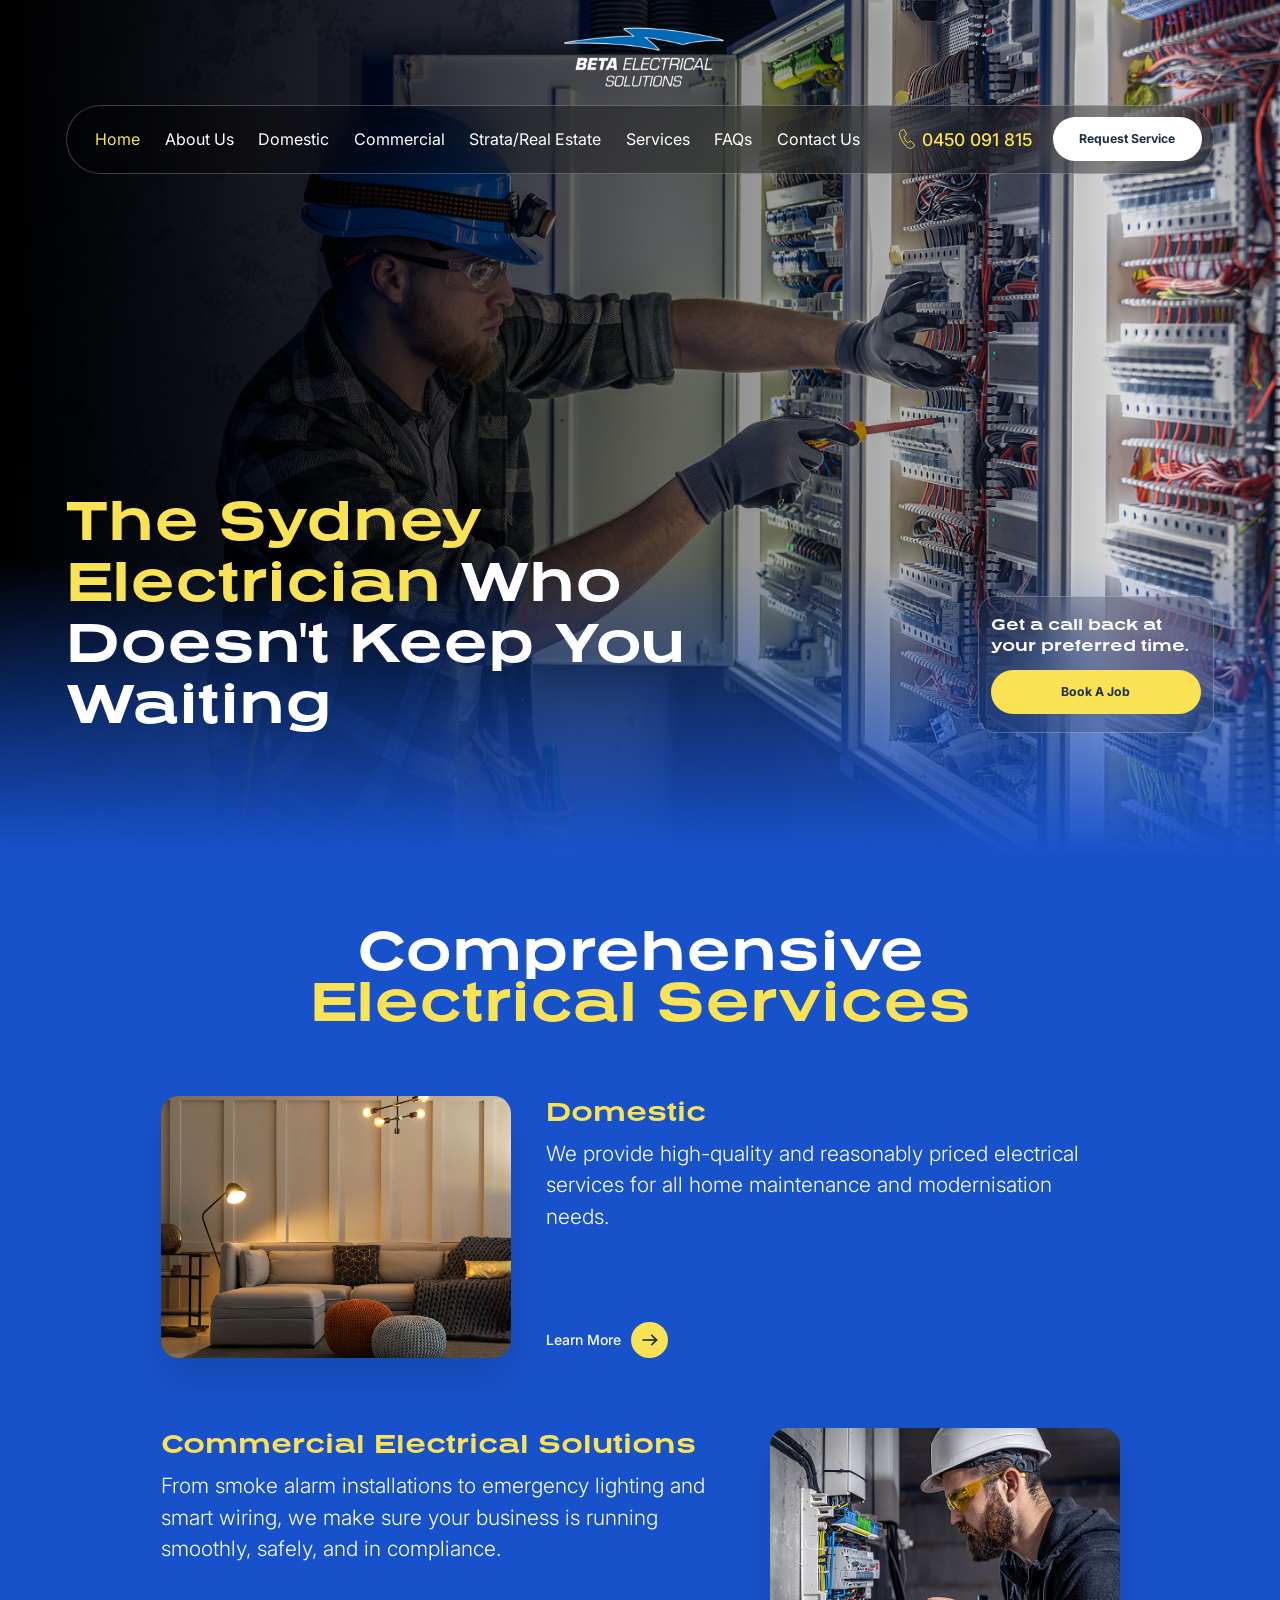
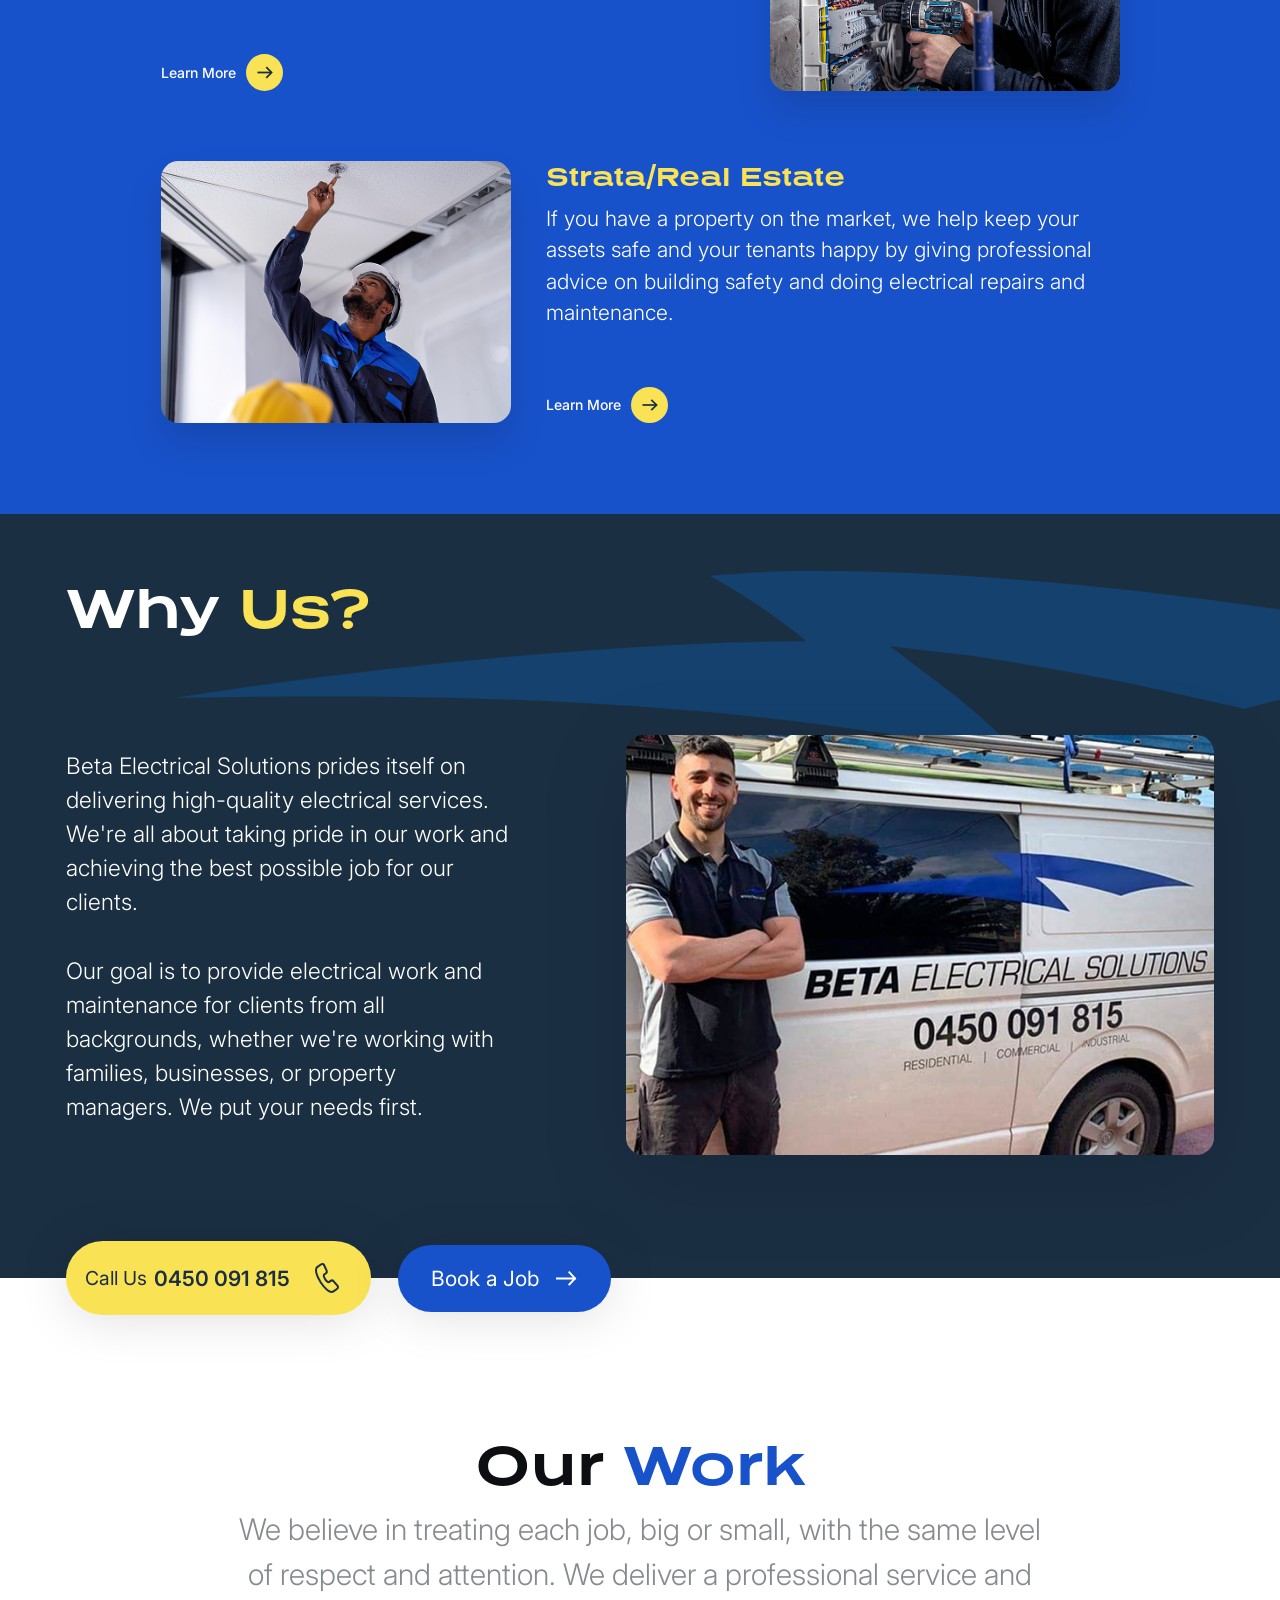
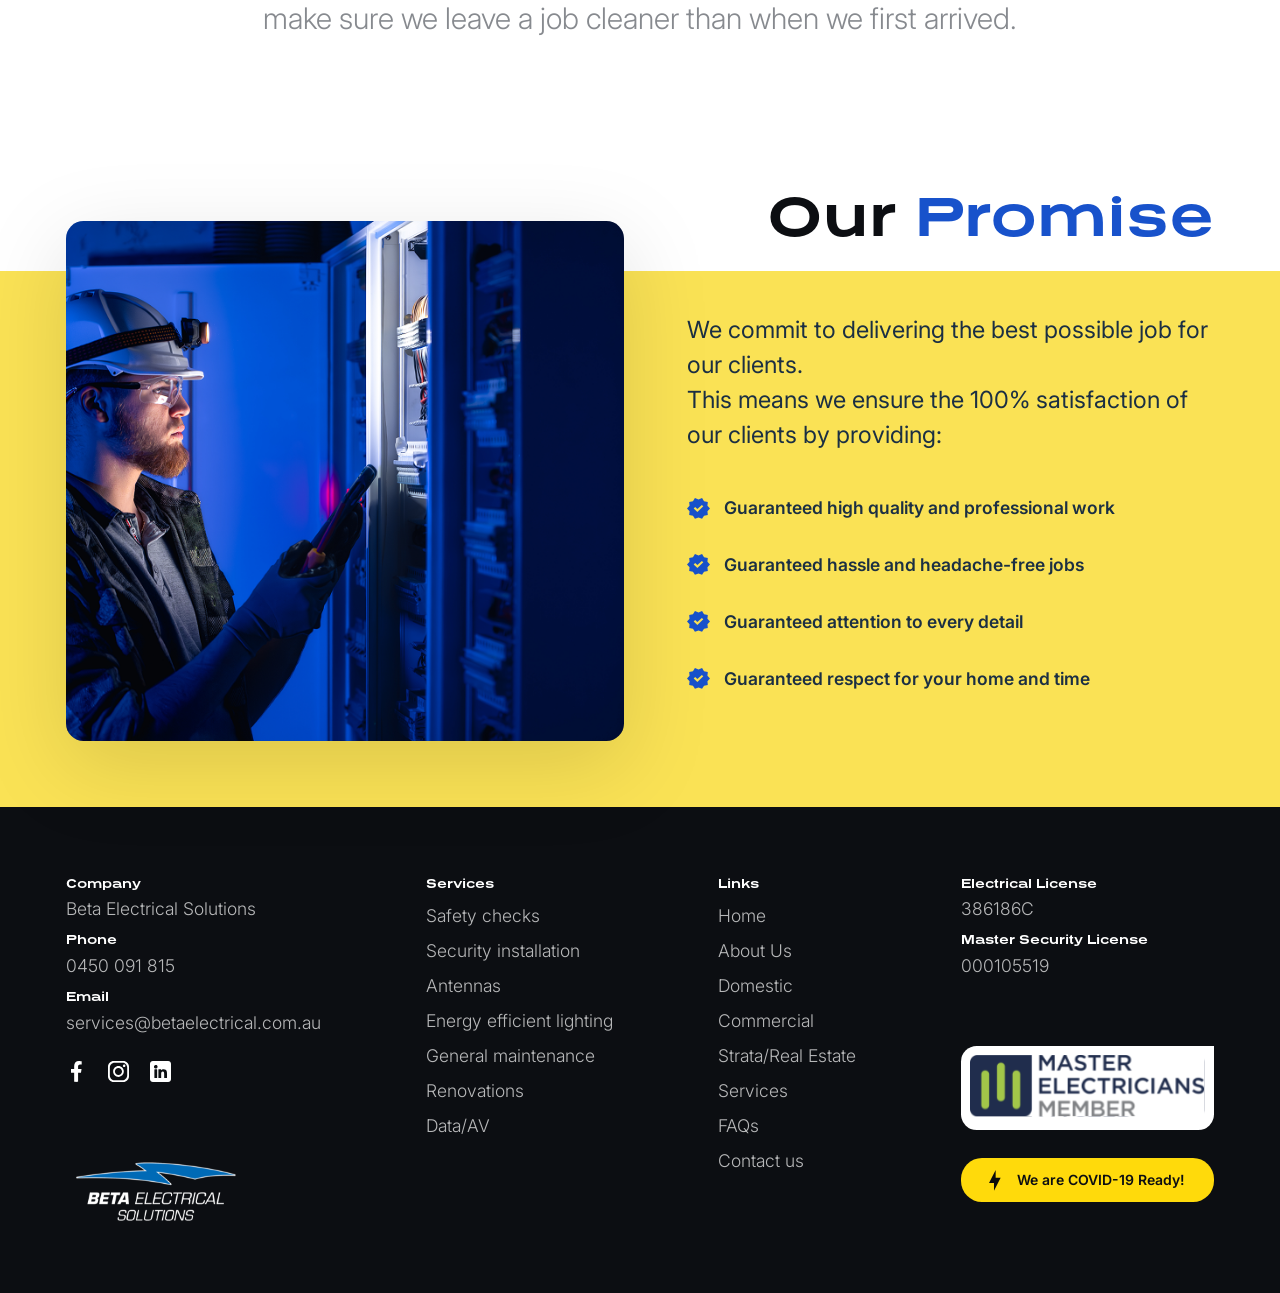
<file: index.html>
<!DOCTYPE html>
<html lang="en">

<head>
    <meta charset="UTF-8">
    <meta name="viewport" content="width=device-width, initial-scale=1.0">
    <title>Beta Electrical Solutions | Licensed Electrician in Sydney</title>

<meta name="description" content="Beta Electrical Solutions offers fast, reliable electrical services across Sydney. Domestic, commercial and strata/real estate — licensed electricians who don't keep you waiting. Call 0450 091 815.">
<meta name="keywords" content="electrician Sydney, licensed electrician Sydney, electrical services Sydney, Sydney electrician, local electrician Sydney, electrician near me Sydney, electrical contractor Sydney, reliable electrician Sydney"> 
<link rel="preconnect" href="https://fonts.googleapis.com">
    <link rel="preconnect" href="https://fonts.gstatic.com" crossorigin>
    <link
        href="https://fonts.googleapis.com/css2?family=Inter:ital,opsz,wght@0,14..32,100..900;1,14..32,100..900&display=swap"
        rel="stylesheet">
    <link rel="stylesheet" href="css/style.css">
</head>

<body>
    <div class="page-wrapper">
        <div class="hero-wrapper">
            <header class="site-header">
                <nav class="navigation-section">
                    <div class="container">
                        <div class="padding-global">
                            <div class="navigation-container">
                                <a class="logo" href="index.html">
                                    <img src="images/Beta Electrical Logo white 1.svg"
                                        alt="Beta Electrical Solutions Logo">
                                </a>
                                <div class="nav-links-container">
                                    <ul class="nav-links">
                                        <li><a href="index.html" class="active">Home</a></li>
                                        <li><a href="about-us.html">About Us</a></li>
                                        <li><a href="domestic-electrician.html">Domestic</a></li>
                                        <li><a href="commercial-electrician.html">Commercial</a></li>
                                        <li><a href="real-estate-electrician.html">Strata/Real Estate</a></li>
                                        <li><a href="services.html">Services</a></li>
                                        <li><a href="faqs.html">FAQs</a></li>
                                        <li><a href="contact-us.html">Contact Us</a></li>
                                    </ul>
                                    <div class="buttons-wrapper">
                                        <a href="tel:0450091815" class="cta-link"><img src="images/call-icon.svg" alt="Call Icon">0450 091 815</a>
                                        <a href="contact-us.html" class="secondary-btn">Request Service</a>
                                    </div>
                                </div>
                                <button class="menu-btn" id="menu-btn"></button>
                            </div>
                        </div>
                    </div>
                </nav>
            </header>
            <section class="hero-section">
                <div class="container">
                    <div class="padding-global">
                        <div class="hero-container">
                            <div class="hero-content">
                                <div class="left-content">
                                    <h1 class="hero-title"><span>The Sydney Electrician</span> Who Doesn't Keep You
                                        Waiting</h1>
                                </div>
                                <div class="right-content">
                                    <p class="hero-description">Get a call back at your preferred time.</p>
                                    <a href="contact-us.html" class="btn-primary">Book a Job</a>
                                </div>
                            </div>
                        </div>
                    </div>
                </div>
            </section>
        </div>
        <section class="comprehensive-services-section">
            <div class="container">
                <div class="padding-global">
                    <div class="comprehensive-services-container">
                        <h2>Comprehensive
                            <span>Electrical Services</span>
                        </h2>
                        <div class="services-cards-wrapper">
                            <div class="service-card">
                                <img src="images/domestic.png" alt="Domestic Electrical Services Icon"
                                    class="service-image">

                                <div class="service-content">
                                    <div class="services-top-content">
                                        <h3 class="service-title">Domestic</h3>
                                        <p class="service-description">
                                            We provide high-quality and reasonably priced electrical services for all
                                            home maintenance and modernisation needs.
                                        </p>
                                    </div>
                                    <a href="domestic-electrician.html" class="service-link">Learn More <img src="images/button-arrow-icon.svg"
                                            alt="Arrow Icon"></a>
                                </div>
                            </div>
                            <div class="service-card">
                                <div class="service-content">
                                    <div class="services-top-content">
                                        <h3 class="service-title">Commercial Electrical Solutions</h3>
                                        <p class="service-description">
                                            From smoke alarm installations to emergency lighting and smart wiring, we
                                            make sure your business is running smoothly, safely, and in compliance.
                                        </p>
                                    </div>
                                    <a href="commercial-electrician.html" class="service-link">Learn More <img src="images/button-arrow-icon.svg"
                                            alt="Arrow Icon"></a>
                                </div>
                                <img src="images/commercial-electric-solutions.png"
                                    alt="Commercial Electrical Solutions Icon" class="service-image">


                            </div>
                            <div class="service-card">
                                <img src="images/real-estate.png" alt="Real Estate Electrical Services Icon"
                                    class="service-image">

                                <div class="service-content">
                                    <div class="services-top-content">
                                        <h3 class="service-title">Strata/Real Estate</h3>
                                        <p class="service-description">
                                            If you have a property on the market, we help keep your assets safe and your
                                            tenants happy by giving professional advice on building safety and doing
                                            electrical repairs and maintenance.
                                        </p>
                                    </div>
                                    <a href="real-estate-electrician.html" class="service-link">Learn More <img src="images/button-arrow-icon.svg"
                                            alt="Arrow Icon"></a>
                                </div>
                            </div>
                        </div>
                    </div>
                </div>
        </section>
        <section class="why-us-section">
            <img src="images/vector-design.svg" alt="Why Us Background Image" class="why-us-bg-image">
            <div class="container">
                <div class="padding-global">
                    <div class="why-us-container">
                        <h2>Why
                            <span>Us?</span>
                        </h2>
                        <div class="why-us-content">
                            <p>Beta Electrical Solutions prides itself on delivering high-quality electrical services.
                                We're all about taking pride in our work and achieving the best possible job for our
                                clients.
                                <br><br>
                                Our goal is to provide electrical work and maintenance for clients from all backgrounds,
                                whether we're working with families, businesses,
                                or property managers.
                                We put your needs first.
                            </p>
                            <img src="images/why-us-bg.png" alt="Why Us Image" class="why-us-image">
                        </div>
                    </div>
                </div>
            </div>
        </section>
        <section class="our-work-section">
            <div class="container">
                <div class="padding-global">
                    <div class="our-work-container">
                        <div class="our-work-btn-wrapper">
                            <a href="tel:0450091815" class="cta-1">Call Us<span>0450 091 815</span> <img src="images/phone-black.svg"
                                    alt="Arrow Icon"> </a>
                            <a href="contact-us.html" class="cta-2">Book a Job<img src="images/arrow-right.svg" alt="Arrow Icon"></a>
                        </div>
                        <div class="our-work-content">
                            <h2>Our
                                <span>Work</span>
                            </h2>
                            <p>
                                We believe in treating each job, big or small, with the same level of respect and
                                attention. We deliver a professional service and make sure we leave a job cleaner than
                                when we first arrived.

                            </p>
                        </div>

                    </div>
                </div>
            </div>
        </section>
        <section class="our-promise-section">
            <div class="container">
                <div class="padding-global">
                    <div class="our-promise-container">
                        <h2>Our
                            <span>Promise</span>
                        </h2>
                        <div class="our-promise-content">
                            <img src="images/our-promise-img.png" alt="Our Promise Image">
                            <div class="content">
                                <p>
                                    We commit to delivering the best possible job for our clients.<br>
                                    This means we ensure the 100% satisfaction of our clients by providing:
                                </p>
                                <div class="list-wrapper">
                                    <div class="list-item"><img src="images/Icon-Verified.svg"
                                            alt="Check Icon">Guaranteed
                                        high quality and professional work</div>
                                    <div class="list-item"><img src="images/Icon-Verified.svg"
                                            alt="Check Icon">Guaranteed
                                        hassle and headache-free jobs</div>
                                    <div class="list-item"><img src="images/Icon-Verified.svg"
                                            alt="Check Icon">Guaranteed
                                        attention to every detail</div>
                                    <div class="list-item"><img src="images/Icon-Verified.svg"
                                            alt="Check Icon">Guaranteed
                                        respect for your home and time</div>
                                </div>
                            </div>
                        </div>
                    </div>
                </div>
            </div>
        </section>
        <footer class="footer-section">
            <div class="container">
                <div class="padding-global">
                    <div class="footer-container">
                        <div class="footer-first-block">
                            <div class="f-block">
                                <h3>Company</h3>
                                <p class="f-link">Beta Electrical Solutions</p>
                            </div>
                            <div class="f-block">
                                <h3>Phone</h3>
                                <a class="f-link" href="tel:0450 091 815">0450 091 815</a>
                            </div>
                            <div class="f-block">
                                <h3>Email</h3>
                                <a class="f-link"
                                    href="mailto:services@betaelectrical.com.au">services@betaelectrical.com.au</a>
                            </div>
                            <div class="socials-wrapper">
                                <a href="#" class="social-link"><img src="images/facebook.svg" alt="Facebook Icon"></a>
                                <a href="#" class="social-link"><img src="images/instagram-Icon.svg"
                                        alt="Instagram Icon"></a>
                                <a href="#" class="social-link"><img src="images/linkedin.svg" alt="LinkedIn Icon"></a>
                            </div>
                            <a class="footer-logo" href="index.html">
                                <img src="images/Beta Electrical Logo white 1.svg" alt="Beta Electrical Solutions Logo">
                            </a>
                        </div>
                        <div class="footer-links-block">

                            <h3>Services</h3>
                            <a href="services.html#safety-checks" class="f-link">Safety checks</a>
                            <a href="services.html#security-installation" class="f-link">Security installation</a>
                            <a href="services.html#antennas" class="f-link">Antennas</a>
                            <a href="services.html#energy-efficient-lighting" class="f-link">Energy efficient lighting</a>
                            <a href="services.html#general-maintenance" class="f-link">General maintenance</a>
                            <a href="services.html#renovations" class="f-link">Renovations</a>
                            <a href="services.html#data-av" class="f-link">Data/AV</a>
                        </div>
                        <div class="footer-links-block">

                            <h3>Links</h3>
                            <a href="index.html" class="f-link">Home</a>
                            <a href="about-us.html" class="f-link">About Us</a>
                            <a href="domestic-electrician.html" class="f-link">Domestic</a>
                            <a href="commercial-electrician.html" class="f-link">Commercial</a>
                            <a href="real-estate-electrician.html" class="f-link">Strata/Real Estate</a>
                            <a href="services.html" class="f-link">Services</a>
                            <a href="faqs.html" class="f-link">FAQs</a>
                            <a href="contact-us.html" class="f-link">Contact us</a>
                        </div>
                        <div class="footer-first-block">
                            <div class="f-block">
                                <h3>Electrical License</h3>
                                <p class="f-link">386186C</p>
                            </div>
                            <div class="f-block">
                                <h3>Master Security License</h3>
                                <p class="f-link">000105519</p>
                            </div>
                            <div class="member-logo">
                                <img src="images/1-MEM_RGB 1.svg" alt="NECA Member Logo">
                            </div>
                            <div class="tag">
                                <img src="images/flash.svg" alt="NECA Logo Tagline">
                                We are COVID-19 Ready!
                            </div>
                        </div>
                    </div>
                </div>
        </footer>
    </div>
    <div class="nav-links-container mobile-nav">
        <div style="display: flex;justify-content: flex-end;width:100%;">
            <button class="menu-close" id="menu-close"></button>
        </div>
        <ul class="nav-links">
            <li><a href="index.html" class="active">Home</a></li>
            <li><a href="about-us.html">About Us</a></li>
            <li><a href="domestic-electrician.html">Domestic</a></li>
            <li><a href="commercial-electrician.html">Commercial</a></li>
            <li><a href="real-estate-electrician.html">Strata/Real Estate</a></li>
            <li><a href="services.html">Services</a></li>
            <li><a href="faqs.html">FAQs</a></li>
            <li><a href="contact-us.html">Contact Us</a></li>
        </ul>
        <div class="buttons-wrapper">
            <a href="tel:0450091815" class="cta-link"><img src="images/call-icon.svg" alt="Call Icon">0450 091 815</a>
            <a href="contact-us.html" class="secondary-btn">Request Service</a>
        </div>
    </div>
</body>
<script src="https://code.jquery.com/jquery-3.7.1.min.js"></script>
<script src="js/main.js"></script>
</html>
</file>
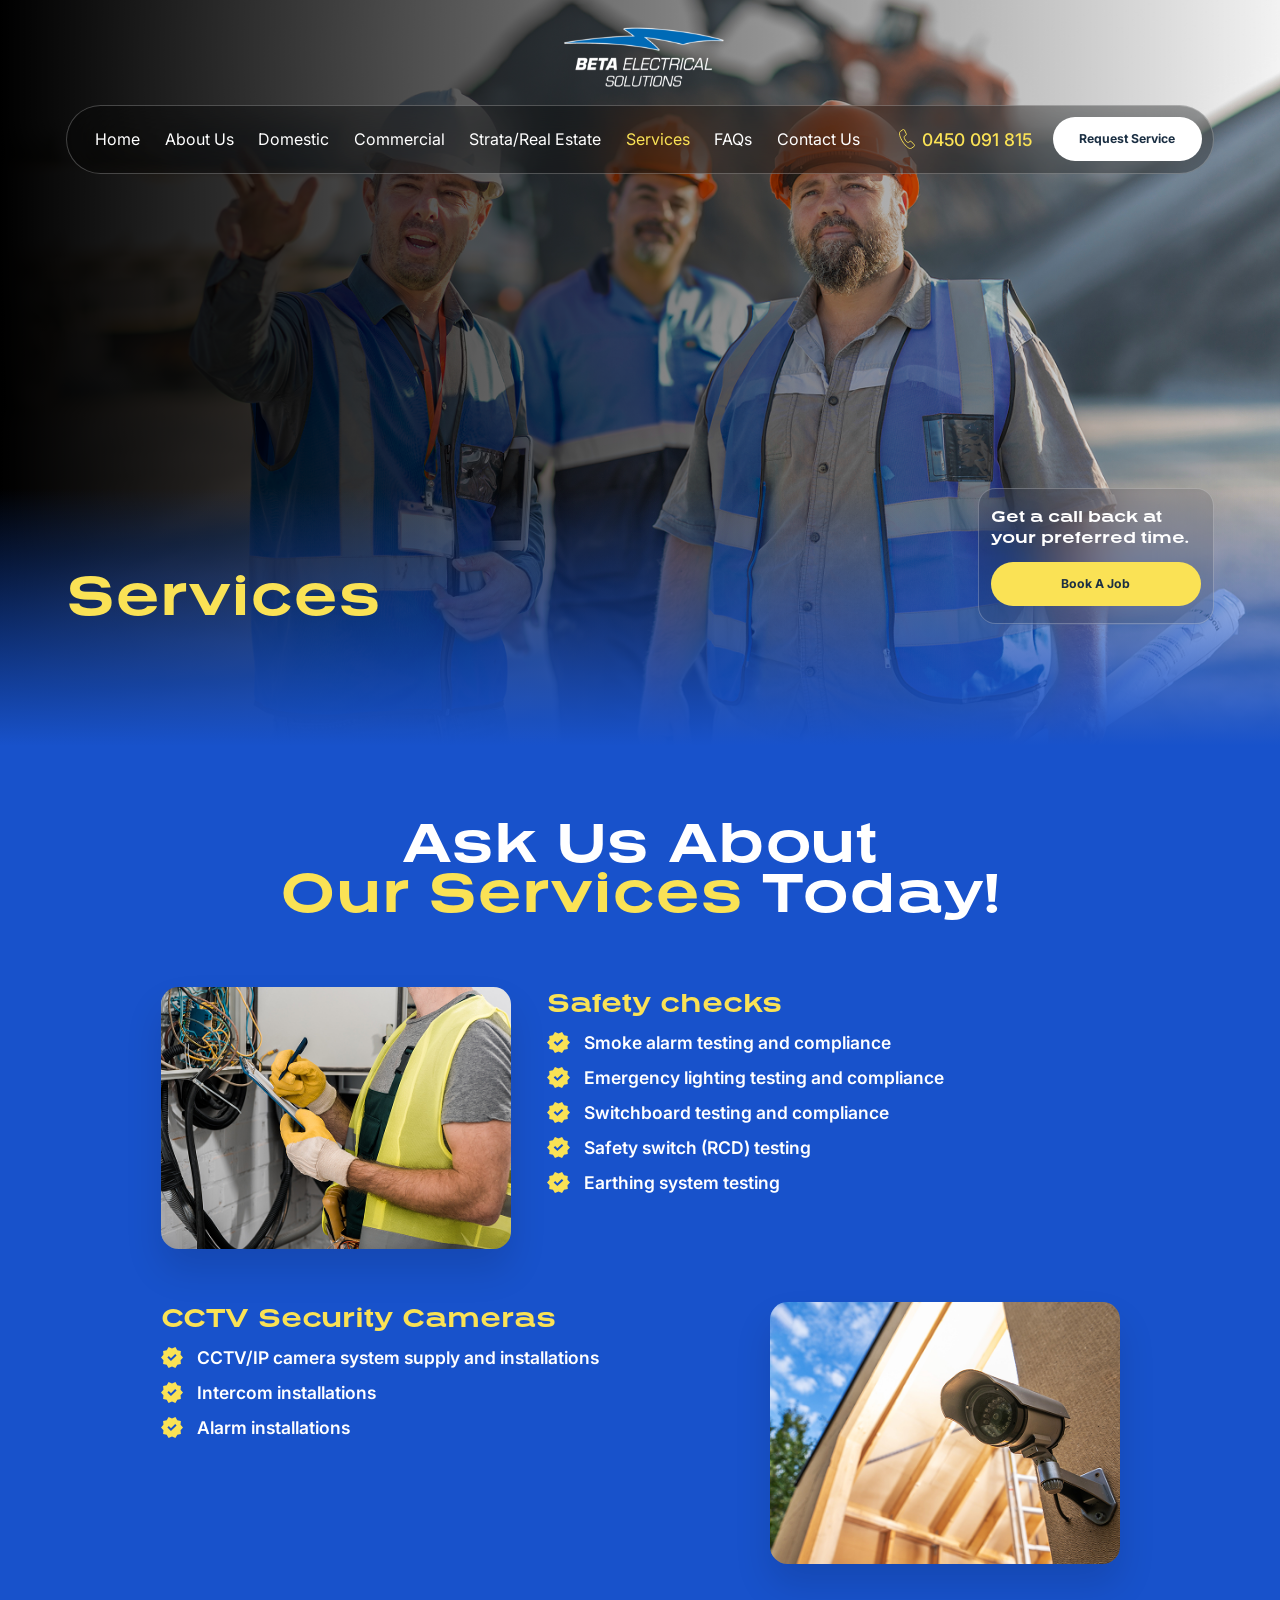
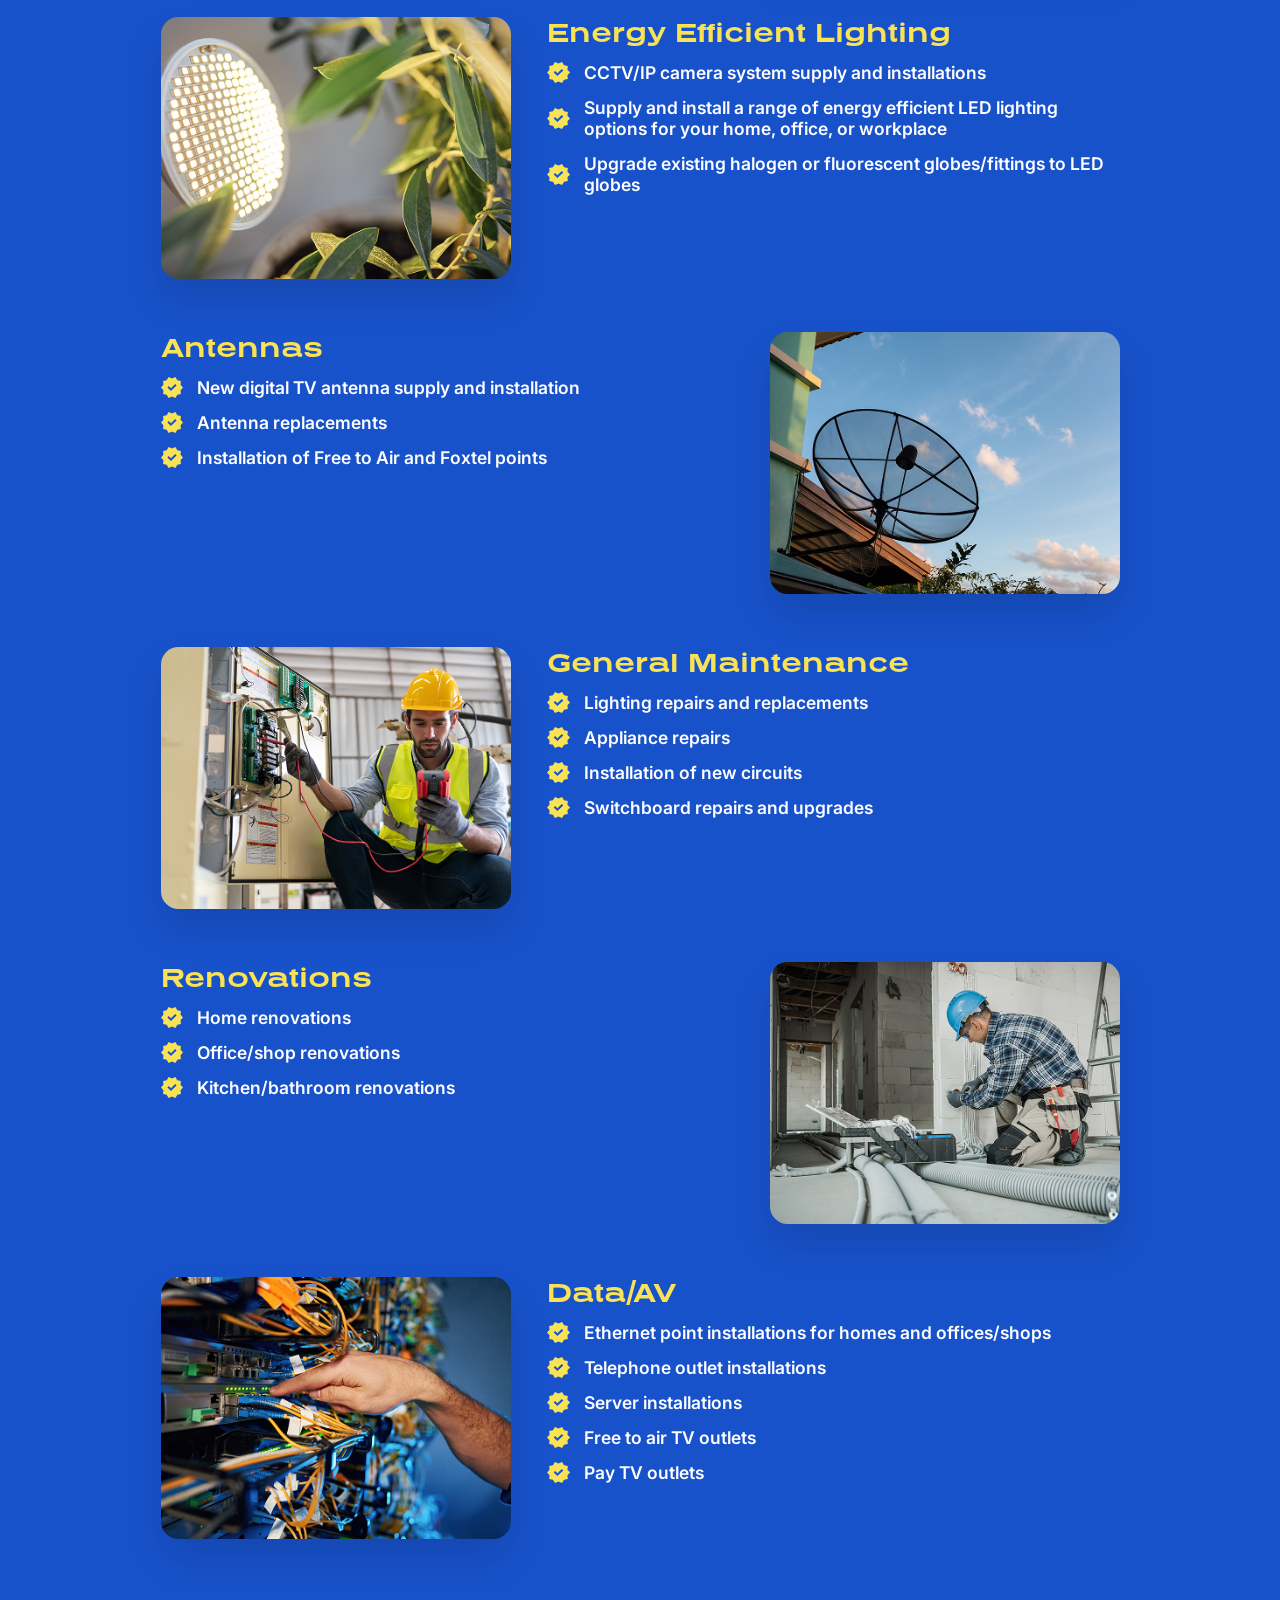
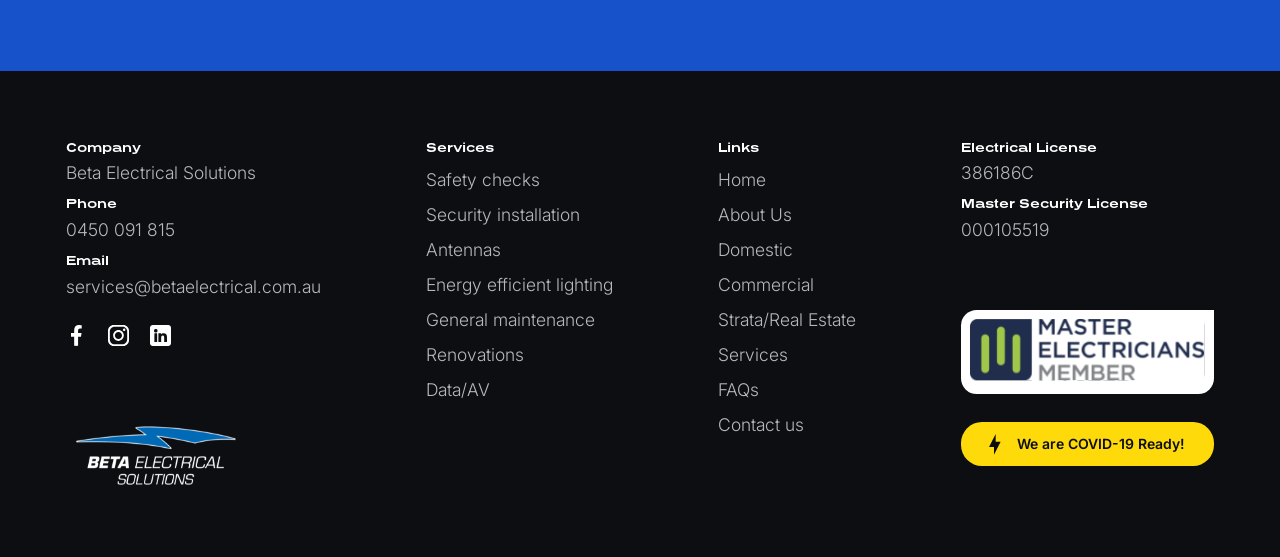
<file: services.html>
<!DOCTYPE html>
<html lang="en">

<head>
    <meta charset="UTF-8">
    <meta name="viewport" content="width=device-width, initial-scale=1.0">
<title>Electrical Services Sydney | Beta Electrical Solutions</title>

<meta name="description" content="From safety checks and CCTV to LED lighting, antennas, data/AV, renovations and general maintenance — Beta Electrical Solutions covers it all across Sydney. Call 0450 091 815 to book.">
<meta name="keywords" content="electrical safety check Sydney, CCTV installation Sydney, LED lighting upgrade Sydney, antenna installation Sydney, TV antenna Sydney, data cabling Sydney, ethernet installation Sydney, electrical renovation Sydney, switchboard repair Sydney, RCD testing Sydney, test and tag Sydney, general electrical maintenance Sydney">   
<link rel="preconnect" href="https://fonts.googleapis.com">
    <link rel="preconnect" href="https://fonts.gstatic.com" crossorigin>
    <link
        href="https://fonts.googleapis.com/css2?family=Inter:ital,opsz,wght@0,14..32,100..900;1,14..32,100..900&display=swap"
        rel="stylesheet">
    <link rel="stylesheet" href="css/style.css">
</head>

<body>
    <div class="page-wrapper">
        <div class="hero-wrapper services-main-hero-wrapper">
            <header class="site-header">
                <nav class="navigation-section">
                    <div class="container">
                        <div class="padding-global">
                            <div class="navigation-container">
                              <a class="logo" href="index.html">
                                    <img src="images/Beta Electrical Logo white 1.svg"
                                        alt="Beta Electrical Solutions Logo">
                                </a>
                                <div class="nav-links-container">
                                    <ul class="nav-links">
                                        <li><a href="index.html">Home</a></li>
                                        <li><a href="about-us.html">About Us</a></li>
                                        <li><a href="domestic-electrician.html">Domestic</a></li>
                                        <li><a href="commercial-electrician.html">Commercial</a></li>
                                        <li><a href="real-estate-electrician.html">Strata/Real Estate</a></li>
                                        <li><a href="services.html" class="active">Services</a></li>
                                        <li><a href="faqs.html">FAQs</a></li>
                                        <li><a href="contact-us.html">Contact Us</a></li>
                                    </ul>
                                    <div class="buttons-wrapper">
                                        <a href="tel:0450091815" class="cta-link"><img src="images/call-icon.svg" alt="Call Icon">0450 091 815</a>
                                        <a href="contact-us.html" class="secondary-btn">Request Service</a>
                                    </div>
                                </div>
                                 <button class="menu-btn" id="menu-btn"></button>
                            </div>
                        </div>
                    </div>
                </nav>
            </header>
            <section class="hero-section">
                <div class="container">
                    <div class="padding-global">
                        <div class="hero-container">
                            <div class="hero-content">
                                <div class="left-content">
                                    <h1 class="hero-title"><span>Services</span></h1>
                                </div>
                                <div class="right-content">
                                    <p class="hero-description">Get a call back at your preferred time.</p>
                                    <a href="contact-us.html" class="btn-primary">Book a Job</a>
                                </div>
                            </div>
                        </div>
                    </div>
                </div>
            </section>
        </div>
        <section class="services-main-section">
            <div class="container">
                <div class="padding-global">
                    <div class="services-main-container">
                        <h2 class="main-title">Ask Us About<br>
                            <span>Our Services</span> Today!
                        </h2>

                        <div class="services-wrapper">
                            <div class="service-card" id="safety-checks">
                                <img src="images/s-safety-checks.png" alt="Safety Checks Icon">
                                <div>
                                    <h3 class="service-title">Safety checks</h3>
                                    <div class="services-list">
                                        <div class="services-list-item">
                                            <img src="images/Icon Verified-coloured.svg" alt="Verified Icon">
                                            Smoke alarm testing and compliance
                                        </div>
                                        <div class="services-list-item">
                                                <img src="images/Icon Verified-coloured.svg" alt="Verified Icon">
                                            Emergency lighting testing and compliance
                                        </div>
                                        <div class="services-list-item">
                                        <img src="images/Icon Verified-coloured.svg" alt="Verified Icon">
                                            Switchboard testing and compliance
                                        </div>
                                        <div class="services-list-item">
                                           <img src="images/Icon Verified-coloured.svg" alt="Verified Icon">
                                            Safety switch (RCD) testing
                                        </div>
                                        <div class="services-list-item">
                                               <img src="images/Icon Verified-coloured.svg" alt="Verified Icon">
                                            Earthing system testing
                                        </div>
                                    </div>
                                </div>
                            </div>
                            <div class="service-card" id="security-installation">
                              
                                <div>
                                    <h3 class="service-title">CCTV Security Cameras</h3>
                                    <div class="services-list">
                                        <div class="services-list-item">
                                                 <img src="images/Icon Verified-coloured.svg" alt="Verified Icon">
                                            CCTV/IP camera system supply and installations
                                        </div>
                                        <div class="services-list-item">
                                                <img src="images/Icon Verified-coloured.svg" alt="Verified Icon">
                                            Intercom installations
                                        </div>
                                        <div class="services-list-item">
                                               <img src="images/Icon Verified-coloured.svg" alt="Verified Icon">
                                            Alarm installations
                                        </div>

                                    </div>
                                </div>
                                  <img src="images/s-cctv.png" alt="Safety Checks Icon">
                            </div>
                            <div class="service-card" id="energy-efficient-lighting">
                                <img src="images/s-energy-efficient.png" alt="Safety Checks Icon">
                                <div>
                                    <h3 class="service-title">Energy Efficient Lighting</h3>
                                    <div class="services-list">
                                        <div class="services-list-item">
                                               <img src="images/Icon Verified-coloured.svg" alt="Verified Icon">
                                            CCTV/IP camera system supply and installations
                                        </div>
                                        <div class="services-list-item">
                                              <img src="images/Icon Verified-coloured.svg" alt="Verified Icon">
                                            Supply and install a range of energy efficient LED lighting options for your
                                            home, office, or workplace
                                        </div>
                                        <div class="services-list-item">
                                                <img src="images/Icon Verified-coloured.svg" alt="Verified Icon">
                                            Upgrade existing halogen or fluorescent globes/fittings to LED globes
                                        </div>

                                    </div>
                                </div>
                            </div>
                            <div class="service-card" id="antennas">
                              
                                <div>
                                    <h3 class="service-title">Antennas</h3>
                                    <div class="services-list">
                                        <div class="services-list-item">
                                                <img src="images/Icon Verified-coloured.svg" alt="Verified Icon">
                                            New digital TV antenna supply and installation
                                        </div>
                                        <div class="services-list-item">
                                                <img src="images/Icon Verified-coloured.svg" alt="Verified Icon">
                                            Antenna replacements
                                        </div>
                                        <div class="services-list-item">
                                               <img src="images/Icon Verified-coloured.svg" alt="Verified Icon">
                                            Installation of Free to Air and Foxtel points
                                        </div>

                                    </div>
                                </div>
                                  <img src="images/s-antennas.png" alt="Safety Checks Icon">
                            </div>
                            <div class="service-card" id="general-maintenance">
                                <img src="images/s-general-maintenance.png" alt="Safety Checks Icon">
                                <div>
                                    <h3 class="service-title">General Maintenance</h3>
                                    <div class="services-list">
                                        <div class="services-list-item">
                                               <img src="images/Icon Verified-coloured.svg" alt="Verified Icon">
                                            Lighting repairs and replacements
                                        </div>
                                        <div class="services-list-item">
                                                <img src="images/Icon Verified-coloured.svg" alt="Verified Icon">
                                            Appliance repairs
                                        </div>
                                        <div class="services-list-item">
                                                 <img src="images/Icon Verified-coloured.svg" alt="Verified Icon">
                                            Installation of new circuits
                                        </div>
                                        <div class="services-list-item">
                                                <img src="images/Icon Verified-coloured.svg" alt="Verified Icon">
                                            Switchboard repairs and upgrades
                                        </div>
                                    </div>
                                </div>
                            </div>
                            <div class="service-card" id="renovations">
                              
                                <div>
                                    <h3 class="service-title">Renovations</h3>
                                    <div class="services-list">
                                        <div class="services-list-item">
                                                <img src="images/Icon Verified-coloured.svg" alt="Verified Icon">
                                            Home renovations
                                        </div>
                                        <div class="services-list-item">
                                                <img src="images/Icon Verified-coloured.svg" alt="Verified Icon">
                                            Office/shop renovations
                                        </div>
                                        <div class="services-list-item">
                                            <img src="images/Icon Verified-coloured.svg" alt="Verified Icon">
                                            Kitchen/bathroom renovations
                                        </div>

                                    </div>
                                </div>
                                  <img src="images/s-renovations.png" alt="Safety Checks Icon">
                            </div>
                            <div class="service-card" id="data-av">
                                <img src="images/s-data.png" alt="Safety Checks Icon">
                                <div>
                                    <h3 class="service-title">Data/AV</h3>
                                    <div class="services-list">
                                        <div class="services-list-item">
                                                <img src="images/Icon Verified-coloured.svg" alt="Verified Icon">
                                            Ethernet point installations for homes and
                                            offices/shops
                                        </div>
                                        <div class="services-list-item">
                                                 <img src="images/Icon Verified-coloured.svg" alt="Verified Icon">
                                            Telephone outlet installations
                                        </div>
                                        <div class="services-list-item">
                                               <img src="images/Icon Verified-coloured.svg" alt="Verified Icon">
                                            Server installations
                                        </div>
                                        <div class="services-list-item">
                                                <img src="images/Icon Verified-coloured.svg" alt="Verified Icon">
                                            Free to air TV outlets
                                        </div>
                                        <div class="services-list-item">
                                               <img src="images/Icon Verified-coloured.svg" alt="">
                                            Pay TV outlets
                                        </div>
                                    </div>
                                </div>
                            </div>
                        </div>
                    </div>
                </div>

        </section>
        <footer class="footer-section">
            <div class="container">
                <div class="padding-global">
                    <div class="footer-container">
                        <div class="footer-first-block">
                            <div class="f-block">
                                <h3>Company</h3>
                                <p class="f-link">Beta Electrical Solutions</p>
                            </div>
                            <div class="f-block">
                                <h3>Phone</h3>
                                <a class="f-link" href="tel:0450 091 815">0450 091 815</a>
                            </div>
                            <div class="f-block">
                                <h3>Email</h3>
                                <a class="f-link"
                                    href="mailto:services@betaelectrical.com.au">services@betaelectrical.com.au</a>
                            </div>
                            <div class="socials-wrapper">
                                <a href="#" class="social-link"><img src="images/facebook.svg" alt="Facebook Icon"></a>
                                <a href="#" class="social-link"><img src="images/instagram-Icon.svg"
                                        alt="Instagram Icon"></a>
                                <a href="#" class="social-link"><img src="images/linkedin.svg" alt="LinkedIn Icon"></a>
                            </div>
                            <a class="footer-logo" href="index.html">
                                <img src="images/Beta Electrical Logo white 1.svg" alt="Beta Electrical Solutions Logo">
                            </a>
                        </div>
                        <div class="footer-links-block">

                            <h3>Services</h3>
                            <a href="services.html#safety-checks" class="f-link">Safety checks</a>
                            <a href="services.html#security-installation" class="f-link">Security installation</a>
                            <a href="services.html#antennas" class="f-link">Antennas</a>
                            <a href="services.html#energy-efficient-lighting" class="f-link">Energy efficient lighting</a>
                            <a href="services.html#general-maintenance" class="f-link">General maintenance</a>
                            <a href="services.html#renovations" class="f-link">Renovations</a>
                            <a href="services.html#data-av" class="f-link">Data/AV</a>
                        </div>
                        <div class="footer-links-block">

                            <h3>Links</h3>
                      <a href="index.html" class="f-link">Home</a>
                            <a href="about-us.html" class="f-link">About Us</a>
                            <a href="domestic-electrician.html" class="f-link">Domestic</a>
                            <a href="commercial-electrician.html" class="f-link">Commercial</a>
                            <a href="real-estate-electrician.html" class="f-link">Strata/Real Estate</a>
                            <a href="services.html" class="f-link">Services</a>
                            <a href="faqs.html" class="f-link">FAQs</a>
                            <a href="contact-us.html" class="f-link">Contact us</a>
                        </div>
                        <div class="footer-first-block">
                            <div class="f-block">
                                <h3>Electrical License</h3>
                                <p class="f-link">386186C</p>
                            </div>
                            <div class="f-block">
                                <h3>Master Security License</h3>
                                <p class="f-link">000105519</p>
                            </div>
                            <div class="member-logo">
                                <img src="images/1-MEM_RGB 1.svg" alt="NECA Member Logo">
                            </div>
                            <div class="tag">
                                <img src="images/flash.svg" alt="NECA Logo Tagline">
                                We are COVID-19 Ready!
                            </div>
                        </div>
                    </div>
                </div>
        </footer>
    </div>
      <div class="nav-links-container mobile-nav">
        <div style="display: flex;justify-content: flex-end;width:100%;">
            <button class="menu-close" id="menu-close"></button>
        </div>
        <ul class="nav-links">
            <li><a href="index.html">Home</a></li>
            <li><a href="about-us.html">About Us</a></li>
            <li><a href="domestic-electrician.html">Domestic</a></li>
            <li><a href="commercial-electrician.html">Commercial</a></li>
            <li><a href="real-estate-electrician.html">Strata/Real Estate</a></li>
            <li><a href="services.html" class="active">Services</a></li>
            <li><a href="faqs.html">FAQs</a></li>
            <li><a href="contact-us.html">Contact Us</a></li>
        </ul>
        <div class="buttons-wrapper">
            <a href="tel:0450091815" class="cta-link"><img src="images/call-icon.svg" alt="Call Icon">0450 091 815</a>
            <a href="contact-us.html" class="secondary-btn">Request Service</a>
        </div>
    </div>
</body>
<script src="https://code.jquery.com/jquery-3.7.1.min.js"></script>
<script src="js/main.js"></script>
</html>
</file>
<file: css/style.css>
* {
    padding: 0;
    margin: 0;
    box-sizing: border-box;
}
html{
    scroll-behavior: smooth;
}
/* font-family: "Inter", sans-serif */

/* Font Faces */
@font-face {

    font-family: "Presicav";

    src: url("../fonts/Presicav-Bold.woff2") format("woff2");

    font-weight: bold;

    font-style: normal;

    font-display: swap;

}

@font-face {

    font-family: "Presicav";

    src: url("../fonts/Presicav-Bold-Italic.woff2") format("woff2");

    font-weight: bold;

    font-style: italic;

    font-display: swap;

}

/* Global Css */
.menu-btn{
    display: none;
}
.mobile-nav{
    display: none!important;
}
.container {
    max-width: 90rem;
    margin: 0 auto;
}

.padding-global {
    padding: 0rem 4rem;
}

.btn-primary {
    background-color: #FAE255;
    color: #1B2F43;
    font-family: "Inter", sans-serif;
    padding: 1.125rem 1.875rem;
    border-radius: 1.875rem;
    border: none;
    cursor: pointer;
    font-weight: 700;
    font-size: 0.875rem;
    line-height: 100%;
    letter-spacing: 0%;
    text-align: center;
    text-transform: capitalize;
    text-decoration: none;
}

.secondary-btn {
    background-color: #FFFFFF;
    color: #1B2F43;
    font-family: "Inter", sans-serif;
    padding: 1.125rem 1.875rem;
    border-radius: 1.875rem;
    border: none;
    cursor: pointer;
    font-weight: 700;
    font-size: 0.875rem;
    line-height: 100%;
    letter-spacing: 0%;
    text-align: center;
    text-transform: capitalize;
    text-decoration: none;
}

.page-wrapper {
    overflow-x: hidden;
}

/* Hero Wrapper */

header {
    position: relative;
    z-index: 1;
}

.hero-section {
    position: relative;
    z-index: 1;
}

.hero-wrapper {
    background-size: cover;
    background-position: center;
    position: relative;
    background-repeat: no-repeat;
    background-image: url("../images/BG.png");
}

.hero-wrapper::after {
    content: "";
    position: absolute;
    inset: 0;
    background: linear-gradient(0deg, #1852CB 0%, rgba(24, 82, 203, 0.00) 34.54%);
}

.hero-wrapper::before {
    content: "";
    position: absolute;
    inset: 0;
    background: linear-gradient(270deg, rgba(0, 0, 0, 0.00) 0%, #000 100%);
}

/* Navigation Css */

.navigation-container {
    display: flex;
    flex-direction: column;
    gap: 0.75rem;
    padding-top: 0.5rem;
}

.navigation-container .logo {
    display: flex;
    justify-content: center;
    align-items: center;
}

.navigation-container .logo img {
    width: 12.313rem;
    height: 6.25rem;
    object-fit: contain;
}

.nav-links-container {
    display: flex;
    justify-content: space-between;
    align-items: center;
    background-color: #0000004D;
    border: 1px solid #FFFFFF3D;
    backdrop-filter: blur(2rem);
    padding-top: 0.813rem;
    padding-bottom: 0.813rem;
    padding-left: 2rem;
    padding-right: 0.813rem;
    border-radius: 2.5rem;
}

.nav-links-container .buttons-wrapper {
    display: flex;
    justify-content: center;
    align-items: center;
    gap: 1.5rem;
}

.nav-links-container .buttons-wrapper .cta-link {
    font-family: "Inter", sans-serif;
    font-weight: 500;
    font-size: 1.25rem;
    line-height: 120%;
    letter-spacing: 0%;
    text-decoration: none;
    color: #FAE255;
    text-transform: capitalize;
    display: flex;
    align-items: center;
    gap: 0.5rem;
    justify-content: center;
}

.nav-links-container .buttons-wrapper .cta-link img {
    width: 1.125rem;
    height: auto;
    object-fit: contain;
}

.nav-links-container .nav-links {
    display: flex;
    justify-content: center;
    align-items: center;
    gap: 1.75rem;
}

 .nav-links-container .nav-links li {
    list-style: none;
}

.nav-links-container .nav-links li a {
    text-decoration: none;
    color: #FFFFFF;
    font-family: "Inter", sans-serif;
    font-weight: 400;
    font-size: 16px;
    line-height: 150%;
    letter-spacing: 0%;
    text-align: center;
}

/* Hero Section */

.hero-container {
    padding-top: 22.438rem;
    padding-bottom: 8.688rem;
    display: flex;
    flex-direction: column;
    justify-content: flex-end;
}

.hero-container .hero-content {
    display: flex;
    justify-content: space-between;
    align-items: end;
}

.hero-container .hero-content .left-content {
    max-width: 46.188rem;
    width: 100%;
}

.hero-container .hero-content .right-content {
    max-width: 16.875rem;
    width: 100%;
    background-color: #0000001A;
    border: 1px solid #FFFFFF3D;
    backdrop-filter: blur(2rem);
    border-radius: 1.25rem;
    padding: 1.25rem 0.875rem;
    display: flex;
    flex-direction: column;
    gap: 1rem;
}

.hero-container .hero-content .right-content .hero-description {
    font-family: "Presicav";
    font-weight: 700;
    font-style: Bold;
    font-size: 1.125rem;
    line-height: 1.5rem;
    letter-spacing: 0%;
    color: #FFFFFF;
}

.hero-container .hero-content .hero-title {
    font-family: "Presicav";
    font-weight: 900;
    font-size: 4rem;
    line-height: 4.375rem;
    letter-spacing: 0%;
    color: #FFFFFF;
}

.hero-container .hero-content .hero-title span {
    color: #FAE255;
}

/* Comprehensive Services Section */

.comprehensive-services-section {
    background-color: #1852CB;
}

.comprehensive-services-container {
    padding-top: 5rem;
    padding-bottom: 6.5rem;
    display: flex;
    flex-direction: column;
    gap: 5rem;
}

.comprehensive-services-container h2 {
    font-family: "Presicav";
    font-weight: 900;
    font-size: 4rem;
    line-height: 3.625rem;
    letter-spacing: 0%;
    text-align: center;
    color: #FFFFFF;
}

.comprehensive-services-container h2 span {
    color: #FAE255;
    display: block;
}

.comprehensive-services-container .services-cards-wrapper {
    display: flex;
    flex-direction: column;
    gap: 5rem;
    padding: 0 6.75rem;
}

.comprehensive-services-container .services-cards-wrapper .service-card {
    display: flex;
    gap: 2.5rem;
    margin: 0 auto;
}

.comprehensive-services-container .services-cards-wrapper .service-card .service-image {
    width: 25rem;
    height: 18.75rem;
    object-fit: cover;
    border-radius: 1.25rem;
    flex-shrink: 0;
    box-shadow: 0 1.5rem 2.625rem 0 rgba(0, 0, 0, 0.12);
}

.comprehensive-services-container .services-cards-wrapper .service-card .service-content {
    display: flex;
    flex-direction: column;
    justify-content: space-between;
    align-items: flex-start;
}

.comprehensive-services-container .services-cards-wrapper .service-card .service-content .services-top-content {
    display: flex;
    flex-direction: column;
    gap: 0.75rem;
}

.comprehensive-services-container .services-cards-wrapper .service-card .service-content .services-top-content .service-title {
    font-family: "Presicav";
    font-weight: 700;
    font-size: 1.875rem;
    line-height: 2.25rem;
    letter-spacing: 0%;
    color: #FAE255;
}

.comprehensive-services-container .services-cards-wrapper .service-card .service-content .services-top-content .service-description {
    font-family: "Inter", sans-serif;
    font-weight: 300;
    font-size: 1.5rem;
    line-height: 150%;
    letter-spacing: 0%;
    color: #FFFFFF;
}

.comprehensive-services-container .services-cards-wrapper .service-card .service-content a {
    display: flex;
    gap: 0.75rem;
    align-items: center;
    font-family: "Inter", sans-serif;
    font-weight: 500;
    font-size: 1rem;
    line-height: 150%;
    letter-spacing: 0%;
    color: #ffffff;
    text-decoration: none;
}

.comprehensive-services-container .services-cards-wrapper .service-card .service-content a img {
    width: 2.625rem;
    height: 2.625rem;
    object-fit: contain;
    flex-shrink: 0;
}


/* Why Us Section Css */

.why-us-section {
    background-color: #1B2F43;
    position: relative;
}

.why-us-section>img {
    position: absolute;
    top: 4.063rem;
    right: 0;
    width: 78.75rem;
    height: auto;
    object-fit: contain;
    z-index: 1;
}

.why-us-container {
    padding-top: 4.813rem;
    padding-bottom: 8.125rem;
    display: flex;
    flex-direction: column;
    gap: 6.688rem;
    position: relative;
    z-index: 2;
}

.why-us-container h2 {
    font-family: "Presicav";
    font-weight: 900;
    font-size: 4rem;
    line-height: 3.625rem;
    letter-spacing: 0%;
    color: #FFFFFF;
}

.why-us-container h2 span {
    color: #FAE255;
}

.why-us-container .why-us-content {
    display: flex;
    gap: 8.375rem;
    align-items: center;
    justify-content: space-between;
}

.why-us-container .why-us-content p {
    flex: 1;
    padding-top: 1.625rem;
    padding-bottom: 2.875rem;
    font-family: "Inter", sans-serif;
    font-weight: 300;
    font-size: 1.625rem;
    line-height: 150%;
    letter-spacing: 0%;
    color: #FFFFFF;
}

.why-us-container .why-us-content img {
    width: 42rem;
    height: 30rem;
    object-fit: cover;
    border-radius: 1.25rem;
    flex-shrink: 0;
    filter: drop-shadow(0 24px 42px rgba(0, 0, 0, 0.12));
}

/* Our Work Section Css */

.our-work-section .our-work-container {
    padding-top: 10.813rem;
    padding-bottom: 5rem;
    position: relative;
}

.our-work-btn-wrapper {
    position: absolute;
    top: 0;
    left: 0;
    display: flex;
    align-items: center;
    gap: 1.875rem;
    transform: translateY(-50%);
}

.our-work-btn-wrapper .cta-1 {
    border-radius: 2.625rem;
    background: #FAE255;
    padding-right: 2rem;
    padding-left: 1.375rem;
    padding-top: 1.5rem;
    padding-bottom: 1.5rem;
    display: flex;
    align-items: center;
    color: #1B2F43;
    font-family: "Inter", sans-serif;
    font-size: 1.375rem;
    font-style: normal;
    font-weight: 400;
    line-height: 120%;
    /* 26.4px */
    text-decoration: none;
    filter: drop-shadow(0 4px 24px rgba(0, 0, 0, 0.12));
}

.our-work-btn-wrapper .cta-1 span {
    color: #1B2F43;
    font-size: 1.5rem;
    font-weight: 600;
    margin-right: 1.5rem;
    margin-left: 0.5rem;
}

.our-work-btn-wrapper .cta-2 {
    border-radius: 2.625rem;
    background: #1852CB;
    padding-right: 2.375rem;
    padding-left: 2.375rem;
    padding-top: 1.5rem;
    padding-bottom: 1.5rem;
    display: flex;
    gap: 1.25rem;
    align-items: center;
    color: #fff;
    font-size: 1.5rem;
    font-weight: 400;
    font-family: "Inter", sans-serif;
    font-style: normal;
    line-height: 120%;
    /* 26.4px */
    text-decoration: none;
    filter: drop-shadow(0 4px 24px rgba(0, 0, 0, 0.12));
}

.our-work-section .our-work-container .our-work-content {
    display: flex;
    flex-direction: column;
    gap: 0.75rem;
    align-items: center;
    justify-content: center;
    max-width: 57.375rem;
    width: 100%;
    margin: 0 auto;
}

.our-work-section .our-work-container .our-work-content h2 {
    font-family: "Presicav";
    font-weight: 900;
    font-size: 4rem;
    line-height: 120%;
    letter-spacing: 0%;
    color: #0C0E12;
    text-align: center;
}

.our-work-section .our-work-container .our-work-content h2 span {
    color: #1852CB;
}

.our-work-section .our-work-container .our-work-content p {
    font-family: "Inter", sans-serif;
    font-weight: 300;
    font-size: 2.125rem;
    line-height: 150%;
    letter-spacing: 0%;
    text-align: center;
    color: #878A8F;
}

/* Our Promise Section Css */

.our-promise-container {
    padding-top: 5rem;
    display: flex;
    flex-direction: column;
    gap: 1.625rem;
}

.our-promise-container h2 {
    font-family: "Presicav";
    font-weight: 900;
    font-size: 4rem;
    line-height: 120%;
    letter-spacing: 0%;
    color: #0C0E12;
    text-align: right;
}

.our-promise-container h2 span {
    color: #1852CB;
}

.our-promise-container .our-promise-content {
    display: flex;
    gap: 4.5rem;
    justify-content: space-between;
    background-color: #FAE255;
    padding-bottom: 1.125rem;
    position: relative;
}

.our-promise-container .our-promise-content::after {
    content: "";
    position: absolute;
    top: 0;
    left: 0;
    height: 100%;
    background-color: #FAE255;
    z-index: -1;
    transform: translateX(-50%);
    width: 5000px;
}

.our-promise-container .our-promise-content>img {
    width: 39.875rem;
    height: 37.125rem;
    object-fit: cover;
    border-radius: 1.25rem;
    flex-shrink: 0;
    filter: drop-shadow(0 24px 42px rgba(0, 0, 0, 0.12));
    transform: translateY(-50px);
}

.our-promise-container .our-promise-content .content {
    display: flex;
    flex-direction: column;
    gap: 3rem;
    flex: 1;
    padding-top: 3rem;
}

.our-promise-container .our-promise-content .content>p {
    color: #1B2F43;
    font-family: "Inter", sans-serif;
    font-size: 1.688rem;
    font-style: normal;
    font-weight: 400;
    line-height: 148.148%;
}

.our-promise-container .our-promise-content .content .list-wrapper {
    display: flex;
    flex-direction: column;
    gap: 2.188rem;
}

.our-promise-container .our-promise-content .content .list-wrapper .list-item {
    display: flex;
    align-items: center;
    font-family: "Inter", sans-serif;
    gap: 1rem;
    color: #1B2F43;
    font-size: 1.25rem;
    font-style: normal;
    font-weight: 600;
    line-height: 150%;
}

.our-promise-container .our-promise-content .content .list-wrapper .list-item>img {
    width: 1.625rem;
    height: auto;
    object-fit: contain;
}

/* Footer Styles */
.footer-section {
    background-color: #0C0E12;
}

.footer-section .footer-container {
    display: flex;
    justify-content: space-between;
    padding-top: 5rem;
    padding-bottom: 4.313rem;
}

.footer-section .footer-container .footer-first-block {
    display: flex;
    flex-direction: column;
}

.footer-section .footer-container .footer-first-block .f-block {
    margin-bottom: 1rem;
    display: flex;
    flex-direction: column;
    gap: 0.5rem;
}

.footer-section .footer-container h3 {
    color: #FFF;
    font-family: "Presicav";
    font-size: 0.875rem;
    font-style: normal;
    font-weight: 700;
    line-height: 120%;
    /* 16.8px */
}

.footer-section .footer-container .f-link {
    color: #FFF;
    font-family: "Inter", sans-serif;
    font-size: 1.25rem;
    font-weight: 300;
    text-decoration: none;
    line-height: 120%;
    /* 24px */
    opacity: 0.7;
}

.footer-section .footer-container .footer-first-block .socials-wrapper {
    display: flex;
    gap: 1.5rem;
    margin-top: 1rem;
}

.footer-section .footer-container .footer-first-block .socials-wrapper a img {
    width: 1.5rem;
    height: 1.5rem;
    object-fit: contain;
}

.footer-section .footer-container .footer-first-block .footer-logo {
    margin-top: 4rem;
}

.footer-section .footer-container .footer-first-block .footer-logo img {
    width: 12.313rem;
    height: 6.25rem;
    object-fit: contain;
}

.footer-section .footer-container .footer-links-block {
    display: flex;
    gap: 1rem;
    flex-direction: column;
}

.member-logo {
    margin-top: 4rem;
    border-radius: 1.125rem 0 1.125rem 1.125rem;
    background: #FFF;
    padding: 0.625rem;
}

.member-logo img {
    width: 16.813rem;
    height: auto;
    object-fit: contain;
}

.tag {
    display: flex;
    margin-top: 2rem;
    gap: 1.125rem;
    align-items: center;
    padding: 0.813rem 2rem;
    background-color: #FFDA0B;
    border-radius: 1.5rem;
    color: #0C0E12;
    font-family: "Inter", sans-serif;
    font-size: 1rem;
    font-style: normal;
    font-weight: 600;
    line-height: 120%;
    /* 19.2px */
}

.tag img {
    width: 0.875rem;
    height: auto;
    object-fit: contain;
}

/* About Us Styles */


.about-hero-wrapper {
    position: relative;
    background-color: #000000;
}

.about-hero-wrapper::before {
    content: "";
    position: absolute;
    inset: 0;
    background: linear-gradient(270deg, rgba(0, 0, 0, 0.00) 0%, #000 100%);
}

.about-hero-wrapper::after {
    content: "";
    position: absolute;
    inset: 0;
    background: linear-gradient(0deg, #1852CB 0%, rgba(24, 82, 203, 0.00) 34.54%);
}

.about-hero-section {
    position: relative;
    z-index: 1;
}

.about-hero-section .about-hero-container {
    padding-top: 9.375rem;
}

.about-hero-section .about-hero-container .about-hero-content {
    display: flex;
    flex-direction: column;
    gap: 5rem;
}

.about-hero-section .about-hero-container .about-hero-content h1 {
    font-family: "Presicav";
    font-weight: 900;
    font-size: 4rem;
    line-height: 4.375rem;
    letter-spacing: 0%;
    color: #FFFFFF;
}

.about-hero-section .about-hero-container .about-hero-content h1 span {
    display: block;
    color: #FAE255;
}

.about-hero-section .about-hero-container .about-hero-content .about-hero-content-description p {
    color: #FFF;
    font-family: "Inter", sans-serif;
    font-size: 1.625rem;
    font-style: normal;
    font-weight: 300;
    line-height: 130.769%;
    /* 130.769% */
}

.about-hero-section .about-hero-container .about-hero-content .about-hero-content-description {
    display: flex;
    gap: 5rem;
    justify-content: space-between;
    align-items: flex-start;
}

.about-hero-section .about-hero-container .about-hero-content .about-hero-content-description img {
    width: 42rem;
    height: 30rem;
    object-fit: cover;
    border-radius: 1.25rem;
    flex-shrink: 0;
    filter: drop-shadow(0 1.25rem 3.75rem rgba(0, 0, 0, 0.12));
}

/* About Our Story */

.about-our-story-section {
    background-color: #1852CB;
}

.about-our-story-section .about-our-story-container {
    padding-top: 15.625rem;
    padding-bottom: 15.625rem;
}

.about-our-story-section .about-our-story-container .about-our-story-content {
    max-width: 62.875rem;
    margin: 0 auto;
    width: 100%;
    display: flex;
    flex-direction: column;
    gap: 2.5rem;
}

.about-our-story-section .about-our-story-container .about-our-story-content h2 {
    font-family: "Presicav";
    font-weight: 900;
    font-size: 4rem;
    line-height: 3.625rem;
    letter-spacing: 0%;
    color: #FFFFFF;
    text-align: center;
}

.about-our-story-section .about-our-story-container .about-our-story-content h2 span {
    color: #FAE255;
}

.about-our-story-section .about-our-story-container .about-our-story-content p {
    font-family: "Inter", sans-serif;
    font-weight: 300;
    font-size: 2.125rem;
    line-height: 150%;
    letter-spacing: 0%;
    text-align: center;
    color: #ffffff;
}


/* About Services section css */
.about-services-section .about-services-container {
    padding-top: 5.188rem;
    padding-bottom: 15rem;
    display: flex;
    flex-direction: column;
    gap: 5rem;
}

.about-services-section .about-services-container h2 {
    font-family: "Presicav";
    font-weight: 900;
    font-size: 4rem;
    line-height: 3.625rem;
    letter-spacing: 0%;
    text-align: center;
    color: #1852CB;
}

.about-services-section .about-services-container .about-services-grid {
    display: grid;
    grid-template-columns: repeat(3, 1fr);
    gap: 2.5rem;
}

.about-services-section .about-services-container .about-services-grid .about-services-item {
    text-decoration: none;
    background-color: #1852CB;
    border-radius: 1.25rem;
    padding-top: 3.375rem;
    padding-bottom: 2.25rem;
    display: flex;
    flex-direction: column;
    justify-content: flex-start;
    gap: 2.625rem;
    align-items: center;
    padding-left: 5.25rem;
    padding-right: 5.25rem;
    filter: drop-shadow(0 1.5rem 2.625rem rgba(0, 0, 0, 0.12));
}

.about-services-section .about-services-container .about-services-grid .about-services-item img {
    width: 7.75rem;
    height: 7.75rem;
    object-fit: contain;
}

.about-services-section .about-services-container .about-services-grid .about-services-item h3 {
    color: #FFF;
    text-align: center;
    font-family: "Inter", sans-serif;
    font-size: 2.5rem;
    font-weight: 600;
    line-height: 120%;
}


/* Certificate Section Styles */

.certificate-section {
    background-color: #1B2F43;
}

.certificate-section .certificate-container {
    display: flex;
    gap: 4.688rem;
    flex-direction: column;
    padding-top: 4.813rem;
    padding-bottom: 7rem;
}

.certificate-section .certificate-container h2 {
    font-family: "Presicav";
    font-weight: 900;
    font-size: 4rem;
    line-height: 3.625rem;
    letter-spacing: 0%;
    color: #FFFFFF;
}


.certificate-section .certificate-container h2 span {
    color: #FAE255;
    display: block;
}

.certificate-section .certificate-container .certificate-content {
    display: flex;
    justify-content: space-between;
    gap: 6.375rem;
}

.certificate-section .certificate-container .certificate-content .certificate-content-left {
    flex: 1;
    display: flex;
    flex-direction: column;
    gap: 2.625rem;
}

.certificate-section .certificate-container .certificate-content .certificate-content-left p {
    color: #FFF;
    font-family: "Inter", sans-serif;
    font-size: 1.625rem;
    font-weight: 300;
    line-height: 130.769%;
    /* 130.769% */
}

.certificate-section .certificate-container .certificate-content .certificate-content-left .license-info {
    display: flex;
    gap: 5rem;
}

.certificate-section .certificate-container .certificate-content .certificate-content-left .license-info .license-item {
    display: flex;
    flex-direction: column;
    gap: 0.25rem;
}

.certificate-section .certificate-container .certificate-content .certificate-content-left .license-info .license-item h3 {
    color: #FAE255;
    font-family: "Presicav";
    font-size: 1.25rem;
    font-weight: 700;
    line-height: 120%;
    /* 21.6px */
}

.certificate-section .certificate-container .certificate-content .certificate-content-left .license-info .license-item p {
    opacity: 0.7;
}

.certificate-section .certificate-container .certificate-content .certificate-content-right .member-logo {
    margin-top: 0rem;
}

.clients-section {
    background-color: #EEF3FB;
}

.clients-section .clients-container {
    padding-top: 9.625rem;
    padding-bottom: 7.688rem;
    display: flex;
    flex-direction: column;
    gap: 9.625rem;
}


.clients-section .clients-container h2 {
    font-family: "Presicav";
    font-weight: 900;
    font-size: 4rem;
    line-height: 3.625rem;
    letter-spacing: 0%;
    text-align: center;
    color: #1B2F43
}

.clients-section .clients-container h2 span {
    color: #1852CB;
}

.clients-section .clients-container .client-review {
    background-color: #FFF;
    border: 1px solid #EAEAEA;
    border-radius: 1.25rem;
    padding: 2.25rem;
    display: flex;
    gap: 3.125rem;
    flex-direction: column;
}

.clients-section .clients-container .client-review .client-review-header {
    display: flex;
    justify-content: space-between;
    flex-direction: column;
    gap: 2rem;
}

.clients-section .clients-container .client-review .client-review-header>p {
    color: #666;
    font-family: "Inter", sans-serif;
    font-size: 1.25rem;
    font-weight: 400;
    line-height: 150%;
    /* 150% */
}

.clients-section .clients-container .client-review .client-review-header>div {
    display: flex;
    justify-content: space-between;
    gap: 1rem;
}

.clients-section .clients-container .client-review .client-review-header>div>h3 {
    color: #1B2F43;
    font-family: "Presicav";
    font-size: 1rem;
    font-weight: 700;
    line-height: 100%;
    /* 16px */
}

.clients-section .clients-container .client-review .client-review-header .rating {
    display: flex;
    gap: 0.375rem;
    align-items: center;
}

.clients-section .clients-container .client-review .client-review-header .rating img {
    width: 0.875rem;
    height: auto;
    object-fit: contain;
}

.clients-section .clients-container .client-review .client-review-header .rating p {
    color: #1B2F43;
    font-family: "Inter", sans-serif;
    font-size: 1rem;
    font-style: normal;
    font-weight: 400;
    line-height: 100%;
    /* 16px */
}

.clients-section .clients-container .client-review .client-info {
    display: flex;
    gap: 0.875rem;
    align-items: center;
}

.clients-section .clients-container .client-review .client-info>img {
    width: 2.75rem;
    height: 2.75rem;
    object-fit: cover;
    border-radius: 50%;
}

.clients-section .clients-container .client-review .client-info .client-details {
    display: flex;
    flex-direction: column;
    gap: 0.625rem;
}

.clients-section .clients-container .client-review .client-info .client-details h3 {
    color: #1B2F43;
    font-family: "Presicav";
    font-size: 1.25rem;
    font-style: normal;
    font-weight: 700;
    line-height: 100%;
    /* 20px */
}

.clients-section .clients-container .client-review .client-info .client-details p {
    color: #175DC9;
    font-family: "Inter", sans-serif;
    font-size: 0.875rem;
    font-style: normal;
    font-weight: 400;
    line-height: 100%;
    /* 14px */
}


.splide__track {
    width: 100%;
}

.splide__list {
    display: flex;

}

.splide__slide {
    flex-shrink: 0;
}

.splide__arrow svg {
    display: none;
}

.splide__arrow {
    opacity: 1;
    height: 2.4rem;
    width: 2.5rem;
    background-position: center center;
    background-repeat: no-repeat;
    background-size: 1.25rem 1.25rem;
    background-color: #1852CB;
    top: -3rem;
    right: 0rem;
    transform: none;
}

.splide__arrow--prev {
    background-image: url(../images/left-arrow.svg);
    left: auto;
    right: 3rem;
}

.splide__arrow--next {
    background-image: url(../images/arrow-right.svg);
}

/* Domestic Electrical Services Stying */

.domestic-content-section {
    background-color: #1852CB;
}

.domestic-content-section .domestic-content-container {
    padding-top: 5rem;
    padding-bottom: 10.813rem;
    display: flex;
    flex-direction: column;
    gap: 2.5rem;
    width: 100%;
    max-width: 67.875rem;
    margin: 0 auto;
}

.domestic-content-section .domestic-content-container h2 {
    color: #FFF;
    text-align: center;
    font-family: "Presicav";
    font-size: 3.5rem;
    font-style: normal;
    font-weight: 700;
    line-height: 120%;
    /* 67.2px */
}

.domestic-content-section .domestic-content-container h2 span {
    color: #FAE255;
    display: block;
}

.domestic-content-section .domestic-content-container p {
    color: #FFF;
    text-align: center;
    font-family: "Inter", sans-serif;
    font-size: 2.125rem;
    font-style: normal;
    font-weight: 400;
    line-height: 150%;
    /* 51px */
}


/* Domestic Services Section */

.domestic-services-container {
    padding-top: 8.125rem;
    padding-bottom: 3.125rem;
    display: flex;
    justify-content: space-between;
    gap: 9.25rem;
}

.domestic-services-container h2 {
    color: #0C0E12;
    font-family: "Presicav";
    font-size: 3.5rem;
    font-style: normal;
    font-weight: 700;
    line-height: 120%;
    /* 67.2px */
    margin-top: 5rem;
}

.domestic-services-container h2 span {
    color: #1852CB;
    display: block;
}

.domestic-services-container .service-list {
    box-shadow: 0 24px 42px 0 rgba(0, 0, 0, 0.12);
    border-radius: 1.25rem;
    background-color: #1852CB;
    max-width: 43.25rem;
    width: 100%;
    overflow: hidden;
}

.domestic-services-container .service-list .service-item {
    display: flex;
    gap: 1.875rem;
    padding-left: 1.875rem;
    align-items: center;
}

.domestic-services-container .service-list .service-item img {
    width: 4rem;
    height: 4rem;
    object-fit: contain;
    flex-shrink: 0;
}

.domestic-services-container .service-list .service-item .content {
    flex: 1;
    color: #FFF;
    font-family: "Inter", sans-serif;
    font-size: 1.75rem;
    font-style: normal;
    padding: 2.813rem 0rem;
    font-weight: 600;
    line-height: 120%;
    /* 33.6px */
    border-bottom: 1px solid #eef3fb42;
    padding-right: 1.875rem;
}


/* Hero Section */
.service-hero-section {
    position: relative;
    z-index: 1;
}

.service-hero-container {
    padding-top: 30.313rem;
    padding-bottom: 8.688rem;
    display: flex;
    flex-direction: column;
    justify-content: flex-end;
}

.service-hero-container .service-hero-content {
    display: flex;
    justify-content: space-between;
    align-items: end;
}

.service-hero-container .service-hero-content .left-content {
    width: 46.188rem;
}

.service-hero-container .service-hero-content .right-content {
    width: 16.875rem;
    background-color: #0000001A;
    border: 1px solid #FFFFFF3D;
    backdrop-filter: blur(2rem);
    border-radius: 1.25rem;
    padding: 1.25rem 0.875rem;
    display: flex;
    flex-direction: column;
    gap: 1rem;
}

.service-hero-container .service-hero-content .right-content .hero-description {
    font-family: "Presicav";
    font-weight: 700;
    font-style: Bold;
    font-size: 1.125rem;
    line-height: 1.5rem;
    letter-spacing: 0%;
    color: #FFFFFF;
}

.service-hero-container .service-hero-content .hero-title {
    font-family: "Presicav";
    font-weight: 900;
    font-size: 4rem;
    line-height: 4.375rem;
    letter-spacing: 0%;
    color: #FFFFFF;
}

.service-hero-container .service-hero-content .hero-title span {
    color: #FAE255;
}

.service-hero-wrapper {
    background-size: cover;
    background-position: center;
    position: relative;
    background-repeat: no-repeat;
    background-image: url("../images/domestic-serice-hero-bg.png");
}

.service-hero-wrapper::after {
    content: "";
    position: absolute;
    inset: 0;
    background: linear-gradient(270deg, rgba(0, 0, 0, 0.00) 0%, rgba(0, 0, 0, 0.50) 100%);

}

.service-hero-wrapper::before {
    content: "";
    position: absolute;
    inset: 0;
    background: linear-gradient(0deg, #1852CB 0%, rgba(24, 82, 203, 0.00) 34.54%);
    z-index: 1;
}


/* commercial electrician */

.commercial-hero-wrapper {
    background-image: url("../images/commercial-electrician-hero-bg.png");
}

/* Real Estate Electrician */
.real-estate-hero-wrapper {
    background-image: url(../images/real-estate-bg.png);
}


.domestic-content-section .real-estate-services-container {
    max-width: 77.125rem !important;
}

.our-promise-container {
    position: relative;
}

.our-promise-btn-wrapper-ex {
    position: absolute;
    bottom: -2rem;
    right: 0;
    display: flex;
    align-items: center;
    gap: 1.25rem;
}

.our-promise-btn-wrapper-ex .cta-1 {
    padding: 1.5rem 2rem;
    background: #1B2F43;
    border-radius: 2.625rem;
    text-decoration: none;
    display: flex;
    align-items: center;
    gap: 1.5rem;
    color: #fff;
    font-family: "Inter", sans-serif;
    font-size: 1.5rem;
    font-weight: 600;
    line-height: 120%;
    /* 28.8px */
}

.our-promise-btn-wrapper-ex .cta-2 {
    padding: 1.5rem 2rem;
    background: #1852CB;
    border-radius: 2.625rem;
    text-decoration: none;
    display: flex;
    align-items: center;
    gap: 1.5rem;
    color: #fff;
    font-family: "Inter", sans-serif;
    font-size: 1.5rem;
    font-weight: 600;
    line-height: 120%;
    /* 28.8px */
}

/* Services Section */

.services-main-section {
    background-color: #1852CB;
}

.services-main-section .services-main-container {
    padding-top: 5rem;
    padding-bottom: 9.375rem;
    display: flex;
    flex-direction: column;
    gap: 5rem;
    width: 100%;
    max-width: 68.5rem;
    margin: 0 auto;
}

.services-main-section .services-main-container h2 {
    color: #FFF;
    text-align: center;
    font-family: "Presicav";
    font-size: 4rem;
    font-weight: 900;
    line-height: 90.625%;
    /* 90.625% */
}

.services-main-section .services-main-container h2 span {
    color: #FAE255;
}

.services-main-section .services-main-container .services-wrapper {
    display: flex;
    flex-direction: column;
    gap: 3.75rem;
}

.services-main-section .services-main-container .services-wrapper .service-card {
    display: flex;
    gap: 2.625rem;
}

.services-main-section .services-main-container .services-wrapper .service-card>img {
    width: 25rem;
    height: 18.75rem;
    object-fit: cover;
    border-radius: 1.25rem;
    box-shadow: 0 1.5rem 2.625rem 0 rgba(0, 0, 0, 0.12);
}

.services-main-section .services-main-container .services-wrapper .service-card>div {
    flex: 1;
    display: flex;
    flex-direction: column;
    gap: 1rem;

}

.services-main-section .services-main-container .services-wrapper .service-card>div h3 {
    color: #FAE255;
    font-family: "Presicav";
    font-size: 1.875rem;
    font-style: normal;
    font-weight: 700;
    line-height: 120%;
    /* 120% */
}

.services-main-section .services-main-container .services-wrapper .service-card .services-list {
    display: flex;
    flex-direction: column;
    gap: 1rem;
}

.services-main-section .services-main-container .services-wrapper .service-card .services-list .services-list-item {
    display: flex;
    align-items: center;
    gap: 1rem;
    color: #FFF;
    font-family: "Inter", sans-serif;
    font-size: 1.25rem;
    font-style: normal;
    font-weight: 600;
    line-height: 120%;
    /* 24px */
}

.services-main-section .services-main-container .services-wrapper .service-card .services-list img {
    width: 1.625rem;
    height: 1.5rem;
    object-fit: contain;
    flex-shrink: 0;
}

.services-main-hero-wrapper {
    background-image: url(../images/services-main-hero.png);
}

/* FAQs Styling */

.faqs-section {
    background-color: #1852CB;
}

.faqs-section .faqs-container {
    padding-top: 1.5rem;
    padding-bottom: 6.25rem;
    display: flex;
    flex-direction: column;
    gap: 2rem;
    max-width: 56.25rem;
    width: 100%;
    margin: 0 auto;
}

.faqs-section .faqs-container h2 {
    color: #FAE255;
    text-align: center;
    font-family: "Presicav";
    font-size: 3.375rem;
    font-weight: 900;
    line-height: 107.407%;
    /* 107.407% */
}

.faq-hero-wrapper {
    background-image: none;
}

.faq-hero-wrapper::after {
    background-color: #000;
}

.faq-hero-container {
    padding-top: 9.375rem;

}

.faq-hero-content .left-content p {
    width: 100%;
    max-width: 36.688rem;
    color: #FFF;
    font-family: "Inter", sans-serif;
    font-size: 1.625rem;
    font-style: normal;
    font-weight: 300;
    margin-top: 5.375rem;
    line-height: 130.769%;
    /* 130.769% */
}

.faqs-section .faqs-container .faq-content {
    border-radius: 1.25rem;
    background: #FFF;
    box-shadow: 0 1.5rem 2.625rem 0 rgba(0, 0, 0, 0.12);
}

.faqs-section .faqs-container .faq-content .faq-block {
    padding: 2.625rem;
    display: flex;
    flex-direction: column;
    gap: 1.5rem;
    border-bottom: 1px solid #1b2f433e;
}

.faqs-section .faqs-container .faq-content .faq-block .faq-question h3 {
    color: #1B2F43;
    font-family: "Inter", sans-serif;
    font-size: 1.75rem;
    font-weight: 600;
    line-height: 125%;
    /* 35px */
}

.faqs-section .faqs-container .faq-content .faq-block .faq-answer p {
    color: #1B2F43;
    font-family: "Inter", sans-serif;
    font-size: 1.375rem;
    font-weight: 400;
    line-height: 125%;
    /* 27.5px */
}

.faqs-section .faqs-container .faq-content .faq-block .faq-answer ul {
    margin: 1.5rem 0rem;
    padding-left: 1.5rem;
}

.faqs-section .faqs-container .faq-content .faq-block .faq-answer ul li {
    color: #1B2F43;
    font-family: "Inter", sans-serif;
    font-size: 1.375rem;
    font-weight: 400;
    line-height: 150%;
    /* 27.5px */
}

.contact-feature-section .contact-feature-container {
    padding-top: 7.75rem;
    padding-bottom: 2rem;
    display: flex;
    flex-direction: column;
    gap: 0.875rem;
    max-width: 66rem;
    width: 100%;
    margin: 0 auto;
}

.contact-feature-section .contact-feature-container h2 {
    color: #0C0E12;
    text-align: center;
    font-family: "Presicav";
    font-size: 4rem;
    font-style: normal;
    font-weight: 700;
    line-height: 120%;
    /* 76.8px */
}

.contact-feature-section .contact-feature-container h2 span {
    color: #1852CB;
}

.contact-feature-section .contact-feature-container .contact-feature-content p {
    color: #878A8F;
    text-align: center;
    font-family: "Inter", sans-serif;
    font-size: 2.125rem;
    font-style: normal;
    font-weight: 300;
    line-height: 150%;
    /* 51px */
}


/* Contact Page Styles */

.contact-info-section {
    background-color: #1852CB;
}

.contact-info-section .contact-info-container {
    padding-top: 12.75rem;
    padding-bottom: 12.75rem;
    display: flex;
    justify-content: space-between;
    align-items: flex-end;
}

.contact-info-section .contact-info-container .contact-info-left {
    display: flex;
    flex-direction: column;
    gap: 2.625rem;
    max-width: 41.625rem;
}

.contact-info-section .contact-info-container .contact-info-left h2 {
    color: #FFF;
    font-family: "Presicav";
    font-size: 3.375rem;
    font-style: normal;
    font-weight: 700;
    line-height: 107.407%;
    /* 76.8px */
}

.contact-info-section .contact-info-container .contact-info-left h2 span {
    color: #FAE255;
    display: block;
}

.contact-info-section .contact-info-container .contact-info-left p {
    color: #FFF;
    font-family: "Inter", sans-serif;
    font-size: 1.625rem;
    font-style: normal;
    font-weight: 300;
    line-height: 130.769%;
    /* 130.769% */
}

.contact-info-section .contact-info-container .contact-info-right {
    border-radius: 1.25rem;
    background: #FAE255;
    display: flex;
    flex-direction: column;
}

.contact-info-section .contact-info-container .contact-info-right .contact-info-item {
    display: flex;
    align-items: center;
    gap: 1.875rem;
    padding-left: 1.875rem;
}

.contact-info-section .contact-info-container .contact-info-right .contact-info-item img {
    height: 4rem;
    width: 4rem;
    object-fit: contain;
    flex-shrink: 0;
}

.contact-info-section .contact-info-container .contact-info-right .contact-info-item>div {
    padding-top: 1.875rem;
    padding-bottom: 1.875rem;
    flex: 1;
    display: flex;
    flex-direction: column;
    padding-right: 2rem;
    gap: 0.688rem;
    border-bottom: 1px solid #1b2f4340;
}

.contact-info-section .contact-info-container .contact-info-right .contact-info-item>div h3 {
    color: #1852CB;
    font-family: "Inter", sans-serif;
    font-size: 1.375rem;
    font-style: normal;
    font-weight: 600;
    line-height: 120%;
    /* 26.4px */
}

.contact-info-section .contact-info-container .contact-info-right .contact-info-item>div p {
    color: #1B2F43;
    font-family: "Inter", sans-serif;
    font-size: 1.5rem;
    font-style: normal;
    font-weight: 400;
    line-height: 120%;
    /* 28.8px */
}

.contact-us-hero-wrapper {
    background: none;
}

.contact-us-hero-wrapper::after {
    background-color: #000;
}

.contact-us-hero-container {
    padding-top: 9.375rem;
}

.contact-us-hero-container .service-content {
    max-width: 39.063rem;
    width: 100%;
    display: flex;
    flex-direction: column;
    gap: 4.375rem;
    margin-top: 2.625rem;
    align-items: flex-start;
}

.contact-us-hero-container .service-content p {
    color: #FFF;
    font-family: "Inter", sans-serif;
    font-size: 1.625rem;
    font-style: normal;
    font-weight: 300;
    line-height: 130.769%;
    /* 130.769% */
}

.contact-us-hero-container .service-content a {
    padding: 1.25rem 1.5rem;
    background-color: #FAE255;
    border-radius: 2.625rem;
    text-decoration: none;
    color: #1B2F43;
    display: flex;
    text-align: center;
    font-family: "Inter", sans-serif;
    font-size: 1.5rem;
    font-style: normal;
    font-weight: 600;
    line-height: 120%;
    align-items: center;
    gap: 1rem;
}

.contact-us-hero-container .service-content a img {
    width: 2rem;
    object-fit: contain;
}

.nav-links li a.active {
    color: #FAE255!important;
}

@media screen and (max-width:1440px) and (min-width:1200px) {
    html {
        font-size: 14px;
    }
}

@media screen and (max-width:1200px) and (min-width:991px) {
    .padding-global {
        padding: 0rem 1rem;
    }

    html {
        font-size: 12px;
    }
}

@media screen and (max-width:991px) and (min-width:767px) {
    html {
        font-size: 15px;
    }
}

@media screen and (max-width:991px) {

    .menu-btn{
    display: block;
    height: 3rem;
    width: 4rem;
    background-color: #fff;
    border:none;
    background-image: url(../images/menu-icon.svg);
    background-repeat: no-repeat;
    background-position: center;
    background-size: 2rem;
}

.mobile-nav{
    display: flex!important;
position: fixed;
border-radius: 0rem;
inset: 0;
z-index: 9999;
background-color: #fff;
flex-direction: column;
justify-content: flex-start;
gap:1.5rem;
transform: translateX(100%);
    transition: transform 0.4s ease;
}
.mobile-nav.active{
    transform: translateX(0%);
}
.nav-links-container .nav-links{
    flex-direction: column;
}
.mobile-nav li a{
color:#000!important;
}
.menu-close{
    height: 3rem;
    width: 3rem;
    background-color: #000;
    border:none;
    background-position:center;
    background-repeat: no-repeat;
    background-size: 2rem;
    background-image: url(../images/close.svg);
}
.secondary-btn{
    background-color:#1852CB;
    color:#fff;
}
.nav-links-container .buttons-wrapper{
    flex-direction: column;
    gap: 1.5rem;
}
    .navigation-container {
        flex-direction: row;
        align-items: center;
        justify-content: space-between;
    }

    .padding-global {
        padding: 0rem 2rem;
    }

    .navigation-container .logo img {
        width: 10rem;
    }

    .nav-links-container {
        display: none;
    }

    .contact-us-hero-container {
        padding-top: 5rem;
        padding-bottom: 8rem;
    }

    .service-hero-container .service-hero-content .hero-title {
        font-size: 3.5rem;
    }

    .contact-us-hero-container .service-content {
        margin-top: 1.5rem;
    }

    .contact-us-hero-container .service-content p {
        font-size: 1.25rem;
        line-height: 160%;
    }

    .contact-us-hero-container .service-content {
        gap: 2rem;
    }

    .contact-us-hero-container .service-content a {
        font-size: 1.25rem;
        padding: 1rem 1.5rem;
    }

    .contact-info-section .contact-info-container {
        padding-top: 5rem;
        padding-bottom: 5rem;
        flex-direction: column;
        align-items: flex-start;
    }

    .contact-info-section .contact-info-container .contact-info-left h2 {
        font-size: 3rem;
        line-height: 120%;
    }

    .contact-info-section .contact-info-container .contact-info-left {
        gap: 2rem;
    }

    .contact-info-section .contact-info-container .contact-info-left p {
        font-size: 1.25rem;
        line-height: 150%;
    }

    .contact-info-section .contact-info-container {
        gap: 2rem;
    }

    .contact-info-section .contact-info-container .contact-info-right .contact-info-item>div {
        padding-top: 1.25rem;
        padding-bottom: 1.25rem;
        gap: 0.5rem;
    }

    .contact-info-section .contact-info-container .contact-info-right .contact-info-item>div h3 {
        font-size: 1.25rem;
    }

    .contact-info-section .contact-info-container .contact-info-right .contact-info-item>div p {
        font-size: 1.3rem;
    }

    .contact-info-section .contact-info-container .contact-info-right .contact-info-item img {
        width: 3.5rem;
        height: 3.5rem;
    }

    .contact-info-section .contact-info-container .contact-info-right .contact-info-item {
        padding-left: 1.5rem;
    }

    .contact-feature-section .contact-feature-container {
        padding-top: 5rem;
        padding-bottom: 2.5rem;
    }

    .contact-feature-section .contact-feature-container h2 {
        font-size: 3rem;
    }

    .contact-feature-section .contact-feature-container .contact-feature-content p {
        font-size: 1.25rem;
    }

    .contact-feature-section .contact-feature-container {
        max-width: 44rem;
    }

    .our-promise-container {
        padding-top: 2.5rem;
    }

    .our-promise-container h2 {
        font-size: 3rem;
    }

    .our-promise-container .our-promise-content>img {
        width: 25rem;
        height: 30rem;
    }

    .our-promise-container .our-promise-content {
        gap: 2.5rem;
    }

    .our-promise-container .our-promise-content .content {
        gap: 2rem;
        padding-top: 2rem;
    }

    .our-promise-container .our-promise-content .content>p {
        font-size: 1.25rem;
    }

    .our-promise-container .our-promise-content .content .list-wrapper {
        gap: 1.5rem;
    }

    .our-promise-container .our-promise-content .content .list-wrapper .list-item {
        font-size: 1rem;
    }

    .our-promise-btn-wrapper-ex .cta-1 {
        padding: 1rem 1.5rem;
        font-size: 1rem;
        gap: 1rem;
    }

    .our-promise-btn-wrapper-ex .cta-1 img {
        width: 1.25rem;
    }

    .our-promise-btn-wrapper-ex .cta-2 {
        padding: 1rem 1.5rem;
        font-size: 1rem;
        gap: 1rem;
    }

    .our-promise-btn-wrapper-ex .cta-2 img {
        width: 1.25rem;
    }

    .our-promise-btn-wrapper-ex {
        bottom: -1.5rem;
    }

    .clients-section .clients-container {
        padding-top: 5rem;
        padding-bottom: 5rem;
        gap: 5rem;
    }

    .footer-section .footer-container {
        flex-wrap: wrap;
        gap:3rem;
    }


    .hero-container .hero-content .hero-title {
        font-size: 3.5rem;
    }

    .hero-container {
        padding-top: 12rem;
    }

    .comprehensive-services-container {
        padding-top: 5rem;
        padding-bottom: 5rem;
    }

    .comprehensive-services-container h2 {
        font-size: 3rem;
    }

    .comprehensive-services-container .services-cards-wrapper {
        padding: 0rem;
    }

    .comprehensive-services-container .services-cards-wrapper .service-card .service-content .services-top-content .service-description {
        font-size: 1.25rem;
    }

    .comprehensive-services-container .services-cards-wrapper .service-card .service-content a img {
        width: 2rem;
        height: 2rem;
    }

    .why-us-container .why-us-content {
        flex-direction: column;
        gap: 2rem;
    }

    .why-us-container {
        gap: 1rem;
        padding-top: 5rem;
        padding-bottom: 5rem;
    }

    .why-us-container .why-us-content p {
        font-size: 1.25rem;
    }

    .why-us-container h2 {
        font-size: 3rem;
    }

    .why-us-section>img {
        width: 40rem;
    }

    .why-us-container .why-us-content img {
        width: 100%;
        height: 40rem;
    }

    .our-work-btn-wrapper .cta-1 {
        padding-right: 1.5rem;
        padding-left: 1.5rem;
        padding-top: 1rem;
        padding-bottom: 1rem;
    }

    .our-work-btn-wrapper .cta-1 img {
        width: 1.5rem;
    }

    .our-work-btn-wrapper .cta-1 span {
        margin-right: 1rem;
    }

    .our-work-btn-wrapper .cta-2 {
        padding-right: 1.5rem;
        padding-left: 1.5rem;
        padding-top: 1rem;
        padding-bottom: 1rem;
    }

    .our-work-btn-wrapper .cta-2 img {
        width: 1.5rem;
    }

    .our-work-section .our-work-container {
        padding-top: 5rem;
        padding-bottom: 2.5rem;
    }

    .our-work-section .our-work-container .our-work-content h2 {
        font-size: 3rem;
    }

    .our-work-section .our-work-container .our-work-content p {
        font-size: 1.5rem;
    }

    .about-hero-section .about-hero-container .about-hero-content h1 {
        font-size: 3.5rem;
    }

    .about-hero-section .about-hero-container {
        padding-top: 8rem;
    }

    .about-hero-section .about-hero-container .about-hero-content .about-hero-content-description img {
        width: 28rem;
        height: 18rem;
    }

    .about-hero-section .about-hero-container .about-hero-content .about-hero-content-description p {
        font-size: 1.25rem;
    }

    .about-hero-section .about-hero-container .about-hero-content .about-hero-content-description {
        gap: 2rem;
    }

    .about-our-story-section .about-our-story-container {
        padding-top: 5rem;
        padding-bottom: 5rem;
    }

    .about-our-story-section .about-our-story-container .about-our-story-content h2 {
        font-size: 3rem;
    }

    .about-our-story-section .about-our-story-container .about-our-story-content p {
        font-size: 1.5rem;
    }

    .about-services-section .about-services-container {
        padding-top: 5rem;
        padding-bottom: 5rem;
        gap: 2rem;
    }

    .about-services-section .about-services-container h2 {
        font-size: 3rem;
    }

    .about-services-section .about-services-container .about-services-grid .about-services-item {
        padding: 2rem;
    }

    .about-services-section .about-services-container .about-services-grid {
        gap: 1rem;
    }

    .about-services-section .about-services-container .about-services-grid .about-services-item h3 {
        font-size: 1.75rem;
    }

    .about-services-section .about-services-container .about-services-grid .about-services-item img {
        width: 5rem;
        height: 5rem;
    }

    .certificate-section .certificate-container {
        padding-top: 5rem;
        padding-bottom: 5rem;
        gap: 2rem;
    }

    .certificate-section .certificate-container h2 {
        font-size: 3rem;
    }

    .certificate-section .certificate-container .certificate-content .certificate-content-left p {
        font-size: 1.25rem;
    }

    .certificate-section .certificate-container .certificate-content .certificate-content-left .license-info {
        gap: 2rem;
    }

    .service-hero-container {
        padding-top: 10rem;
        padding-bottom: 5rem;
    }

    .service-hero-container .service-hero-content .right-content {
        width: 20rem;
    }

    .domestic-content-section .domestic-content-container {
        padding-top: 5rem;
        padding-bottom: 5rem;
        max-width: 50rem;
    }

    .domestic-content-section .domestic-content-container h2 {
        font-size: 3rem;
    }

    .domestic-content-section .domestic-content-container p {
        font-size: 1.5rem;
    }

    .domestic-services-container {
        padding-top: 5rem;
        padding-bottom: 5rem;
    }

    .domestic-services-container h2 {
        font-size: 3rem;
        margin-top: 2rem;
    }

    .domestic-services-container {
        gap: 3rem;
    }

    .domestic-services-container .service-list .service-item .content {
        font-size: 1.5rem;
        padding: 2rem;
        padding-left: 0rem;
    }

    .domestic-content-section .domestic-content-container h2 span {
        display: inline;
    }

    .services-main-section .services-main-container {
        padding-top: 5rem;
        padding-bottom: 5rem;
    }

    .services-main-section .services-main-container h2 {
        font-size: 3rem;
    }

    .faq-hero-content .left-content p {
        margin-top: 2rem;
    }

    .faq-hero-content .left-content p {
        font-size: 1.25rem;
    }

    .faqs-section .faqs-container {
        padding-top: 5rem;
        padding-bottom: 5rem;
    }

    .faqs-section .faqs-container h2 {
        font-size: 3rem;
    }

    .faqs-section .faqs-container .faq-content .faq-block {
        padding: 2rem;
        gap: 1rem;
    }

    .faqs-section .faqs-container .faq-content .faq-block .faq-answer p {
        font-size: 1.25rem;
    }

    .contact-info-section .contact-info-container .contact-info-left h2 span {
        display: inline;
    }
}

@media screen and (max-width:767px) {
.comprehensive-services-container .services-cards-wrapper .service-card{
    flex-direction: column;
    gap: 2rem;
}
.hero-container .hero-content{
    flex-direction: column;
    gap:2rem;
    align-items: flex-start;
}
.our-promise-container .our-promise-content{
    flex-direction: column;

}
}
@media screen and (max-width:479px) {
    .contact-info-section .contact-info-container .contact-info-right{
        width: 100%;
    }
        .our-promise-btn-wrapper-ex {
            width: 100%;
            justify-content: space-between;
            gap:.25rem;
        }
    .menu-close{
    height: 2.5rem;
    width: 2.5rem;
    }
    html {
        font-size: 15px;
    }

    .padding-global {
        padding: 0rem 1rem;
    }

    .hero-container .hero-content {
        flex-direction: column;
        gap: 2rem;
        align-items: flex-start;
    }

    .hero-container .hero-content .hero-title {
        font-size: 2.5rem;
        line-height: 150%;
    }

    .hero-container {
        padding-top: 5rem;
        padding-bottom: 5rem;
    }

    .hero-container .hero-content .right-content {
        max-width: 22rem;
    }

    .comprehensive-services-container h2 {
        font-size: 2rem;
        line-height: 150%;
    }

    .comprehensive-services-container {
        gap: 2rem;
    }

    .comprehensive-services-container .services-cards-wrapper .service-card {
        flex-direction: column;
        gap: 2rem;
    }

    .comprehensive-services-container .services-cards-wrapper .service-card .service-image {
        width: 100%;
        height: 16rem;
    }

    .comprehensive-services-container .services-cards-wrapper .service-card .service-content {
        gap: 2rem;
    }
    .why-us-container h2{
        font-size: 2rem;
        line-height: 150%;
    }
    .why-us-container .why-us-content p{
        padding-top: 0rem;
        padding-bottom: 0rem;
    }
        .why-us-container .why-us-content img {
height: 18rem;
}
.our-work-btn-wrapper .cta-1 span{
    font-size: 1rem;
}
.our-work-btn-wrapper .cta-1{
    font-size: 1rem;
    padding-left: 1rem;
    padding-right: 1rem;
}
.our-work-btn-wrapper{
    gap:1rem;
}
.our-work-btn-wrapper .cta-2{
    font-size: 1rem;
}
.our-work-btn-wrapper .cta-2 img{
    width:1rem;
}
.our-work-btn-wrapper .cta-1 img{
    width:1rem;
}
.our-work-section .our-work-container .our-work-content h2{
    font-size: 2rem;
    line-height: 150%;
}
.our-work-section .our-work-container .our-work-content p{
    font-size: 1.25rem;
}
    .our-promise-container {
        gap:5rem;
    }
    .our-promise-container h2{
        font-size: 2rem;
        line-height: 150%;
    }
    .our-promise-container .our-promise-content{
        flex-direction: column;
        gap: 0rem;
        padding-bottom:5rem;
    }
    .our-promise-container .our-promise-content .content{
        padding-top:0rem;
    }
    .our-promise-container .our-promise-content .content>p{
        font-size:1rem;
    }
        .footer-section .footer-container {
            gap:4rem;
        }
        .footer-section .footer-container .footer-first-block .footer-logo{
            margin-top:2rem;
        }
        .about-hero-section .about-hero-container .about-hero-content h1{
            font-size: 2.5rem;
            line-height: 150%;
        }
            .about-hero-section .about-hero-container {
        padding-top: 4rem;
    }
    .about-hero-section .about-hero-container .about-hero-content .about-hero-content-description{
        flex-direction: column;
        gap: 2rem;
    }
    .about-hero-section .about-hero-container .about-hero-content {
        gap:2rem;
    }
    .about-hero-section .about-hero-container .about-hero-content .about-hero-content-description p{
        line-height: 150%;
    }
    .about-our-story-section .about-our-story-container .about-our-story-content h2{
        font-size: 2rem;
        line-height: 150%;
    }
    .about-our-story-section .about-our-story-container .about-our-story-content{
        gap:2rem;
    }
    .about-our-story-section .about-our-story-container .about-our-story-content p{
        font-size: 1.25rem;
        line-height: 150%;
    }
    .about-services-section .about-services-container h2{
        font-size: 2rem;
        line-height: 150%;
    }
    .about-services-section .about-services-container .about-services-grid{
            grid-template-columns: repeat(1, 1fr);
    }
    .about-services-section .about-services-container .about-services-grid .about-services-item{
        padding: 2.5rem 2rem;
    }
        .certificate-section .certificate-container h2{
            font-size: 2rem;
            line-height: 150%;
        }
        .certificate-section .certificate-container .certificate-content{
            flex-direction: column;
            gap: 2rem;
            align-items: flex-start;
        }
        .clients-section .clients-container h2{
            font-size:2rem;
        }
        .service-hero-container .service-hero-content .hero-title{
            font-size: 2.5rem;
            line-height: 150%;
        }
        .service-hero-container{
            padding-top:5rem;
        }
        .service-hero-container .service-hero-content{
            flex-direction: column;
            gap: 2rem;
            align-items: flex-start;
        }
        .service-hero-container .service-hero-content .left-content{
            width: 100%;
        }
        .domestic-content-section .domestic-content-container h2{
            font-size: 2rem;
            line-height: 150%;
        }
        .domestic-content-section .domestic-content-container p{
            font-size: 1.25rem;
            line-height: 150%;
        }
        .domestic-content-section .domestic-content-container{
            gap:1.5rem;
        }
            .domestic-services-container h2 {
        font-size: 2rem;
        margin-top: 0rem;
    }
    .domestic-services-container{
        flex-direction: column;
    }
    .domestic-services-container .service-list .service-item {
        padding-left:1rem;
        gap:1rem;
    }
    .domestic-services-container .service-list .service-item img {
    width: 3rem;
    height: 3rem;
    }
    .domestic-services-container .service-list .service-item .content{
        font-size:1.25rem;
    }
    .services-main-section .services-main-container h2{
        font-size:2rem;
    }
    .services-main-section .services-main-container .services-wrapper .service-card{
        flex-direction: column;
        gap: 2rem;
    }
    .services-main-section .services-main-container .services-wrapper .service-card>img{
        width: 100%;
        height: 16rem;
    }
    .services-main-section .services-main-container .services-wrapper .service-card>div h3{
        font-size: 1.5rem;
    }
    .services-main-section .services-main-container{
        gap:2.5rem;
    }
    .faqs-section .faqs-container h2{
        font-size: 2rem;
    }
    .faqs-section .faqs-container .faq-content .faq-block{
        padding: 1.25rem;
    }
    .faqs-section .faqs-container .faq-content .faq-block .faq-question h3{
        font-size: 1.25rem;
    }
    .faqs-section .faqs-container .faq-content .faq-block .faq-answer p{
        font-size: 1rem;
    }
    .faqs-section .faqs-container .faq-content .faq-block .faq-answer ul li{
        font-size: 1rem;
    }
    .faqs-section .faqs-container{
        padding-top: 2.5rem;
        padding-bottom: 2.5rem;
    }
    .contact-info-section .contact-info-container .contact-info-left h2{
        font-size: 2rem;
    }
    .contact-info-section .contact-info-container .contact-info-left p{
        font-size: 1rem;
    }
    .contact-feature-section .contact-feature-container h2{
        font-size: 2rem;
    }
}



@media screen and (max-width:390px) {
    html {
        font-size: 12px;
    }
}
</file>
